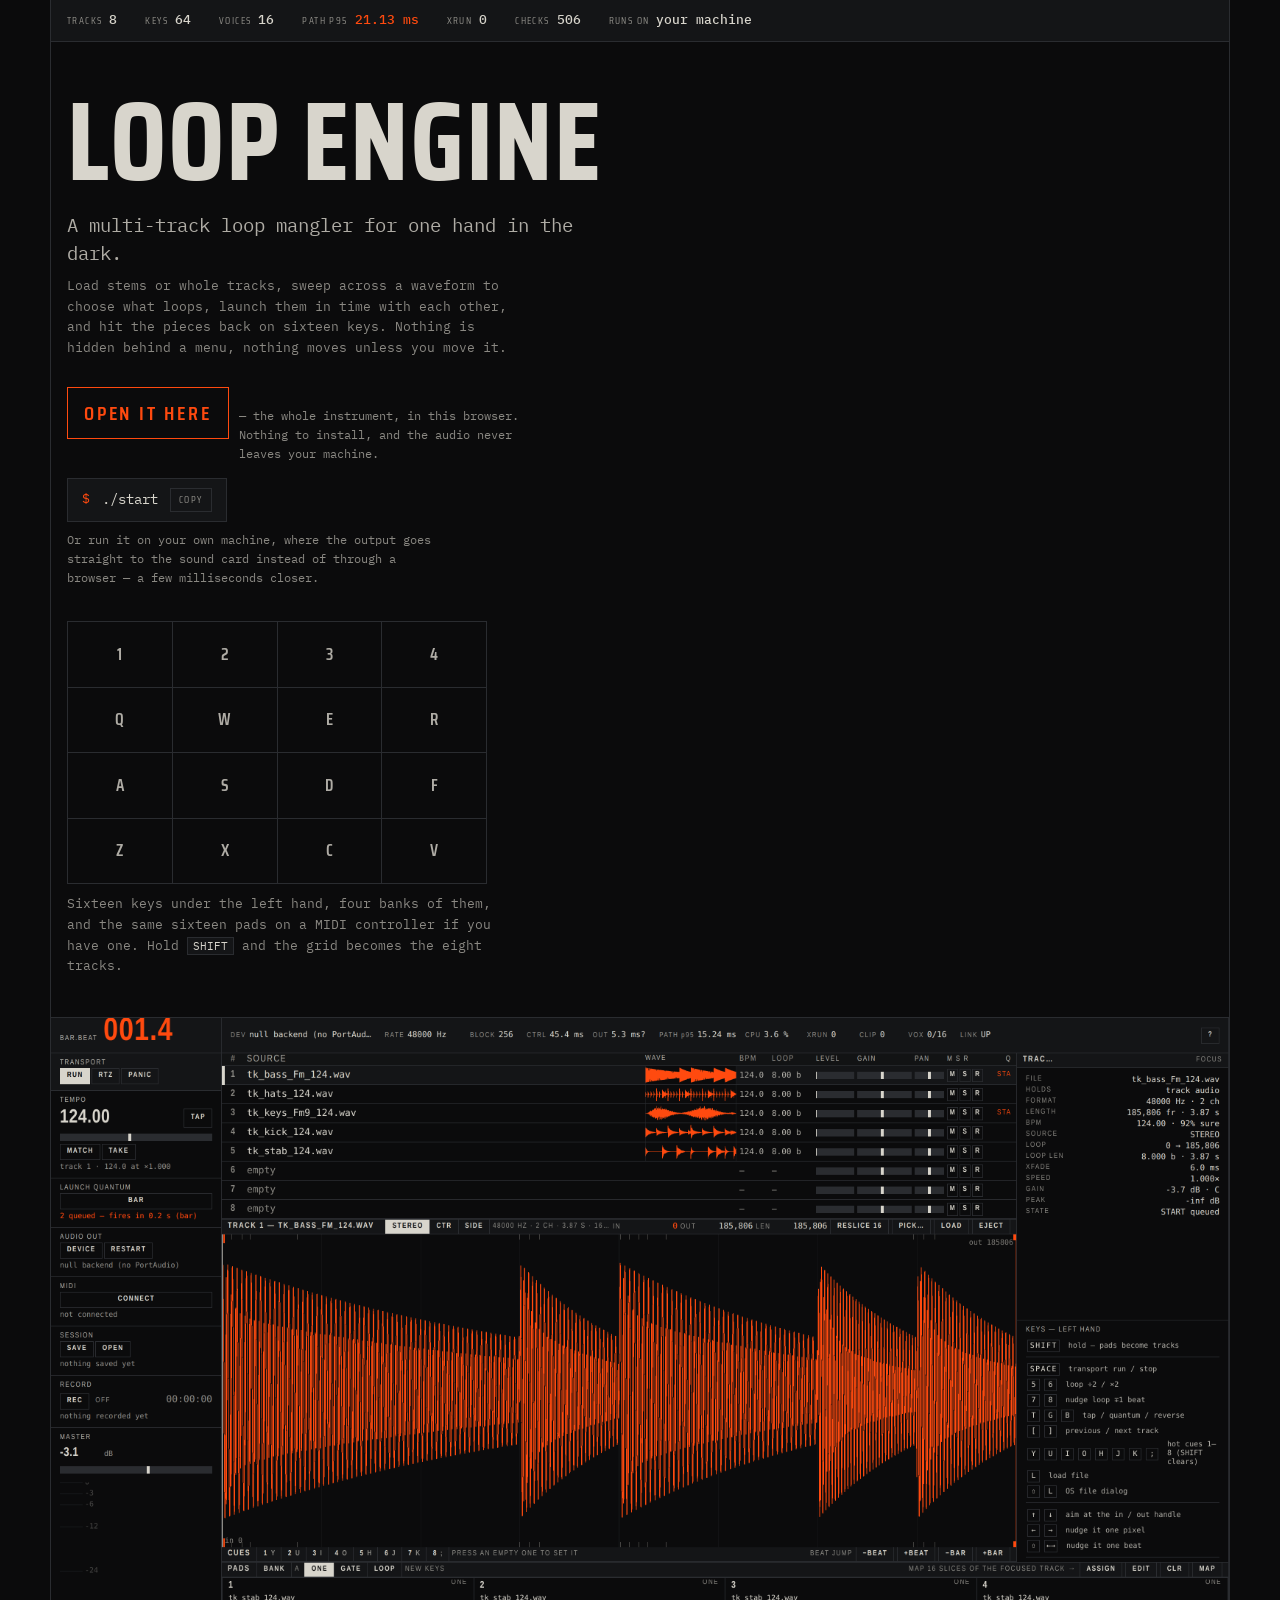
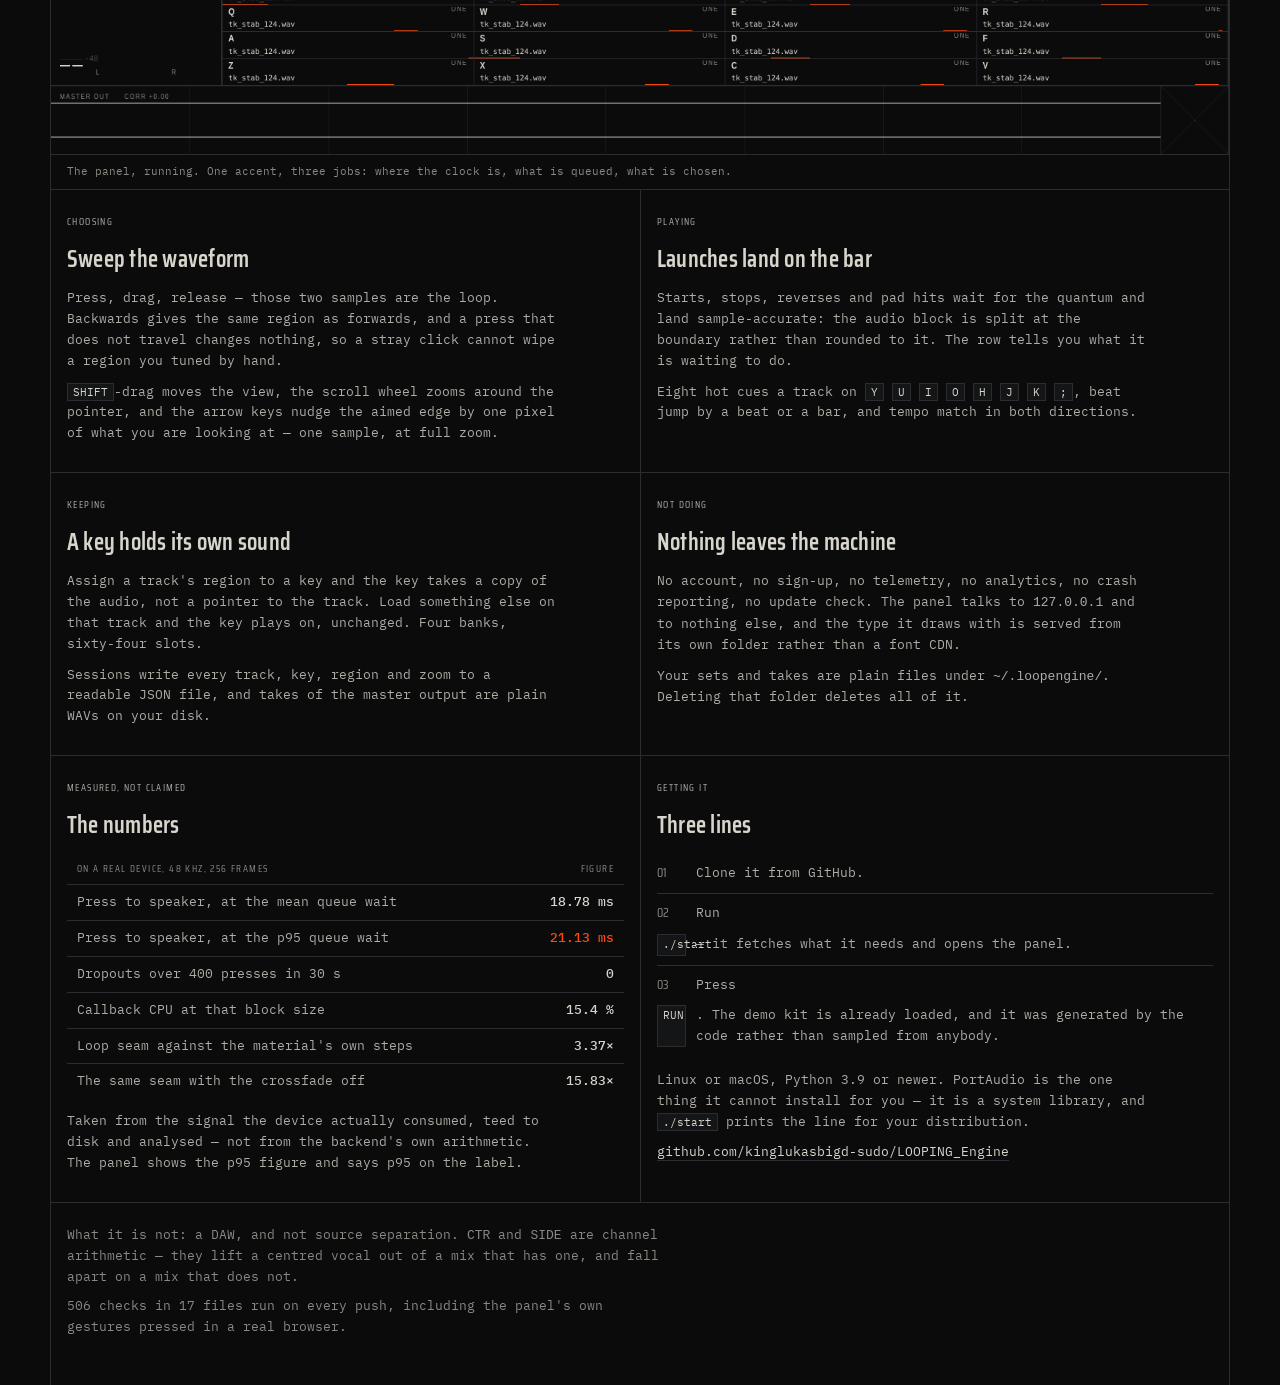
<file: site/index.html>
<!doctype html>
<html lang="en">
<head>
<meta charset="utf-8">
<meta name="viewport" content="width=device-width, initial-scale=1">
<meta name="description" content="A multi-track loop mangler for one hand in the dark. Runs on your machine; nothing leaves it.">
<title>LOOP ENGINE</title>
<link rel="preconnect" href="https://fonts.gstatic.com" crossorigin>
<link rel="stylesheet" href="https://fonts.googleapis.com/css2?family=Saira+Condensed:wght@400;600;700&family=IBM+Plex+Mono:wght@400;500&display=swap">
<style>
  /* The panel's own silkscreen, as a page. One ground, one ink, one accent with
     three jobs, and a single continuous 1px rule grid: regions are bounded by
     shared hairlines, never by boxes with gaps between them. No shadow, no
     radius, nothing floating. Deliberately one theme — the instrument is dark. */
  :root {
    color-scheme: dark;
    --bg:     #0B0B0C;
    --n1:     #141517;
    --n2:     #2A2C30;
    --fg:     #D8D5CC;
    --accent: #FF4A0F;
    --text-1: rgba(216, 213, 204, 0.80);
    --text-2: rgba(216, 213, 204, 0.62);

    --display: "Saira Condensed", "Archivo Narrow", "Liberation Sans Narrow", sans-serif;
    --mono: "IBM Plex Mono", "DejaVu Sans Mono", Menlo, Consolas, monospace;
    --hair: 1px;
    --rule: var(--hair) solid var(--n2);
    --legend: 0.14em;
  }

  /* The one link on the page that does something, so it is the one thing
     drawn in the accent rather than in the ink. Same hairline box as the
     command below it: a region bounded by a rule, never a floating button. */
  .open-line { margin: 0 0 14px; display: flex; flex-wrap: wrap;
               align-items: baseline; gap: 10px; }
  .open {
    display: inline-block; padding: 9px 16px;
    border: var(--rule); border-color: var(--accent);
    color: var(--accent); text-decoration: none;
    font-family: var(--display); font-size: 20px; font-weight: 600;
    letter-spacing: var(--legend); text-transform: uppercase;
  }
  .open:hover, .open:focus-visible { background: var(--accent); color: var(--bg); }
  .open-note { color: var(--text-2); font-size: 12px; max-width: 42ch; }
  .cmd-note { color: var(--text-2); font-size: 12px; margin: 8px 0 0; max-width: 52ch; }

  * { box-sizing: border-box; }
  html { background: var(--bg); }

  body {
    margin: 0;
    background: var(--bg);
    color: var(--fg);
    font-family: var(--mono);
    font-size: 13px;
    line-height: 1.6;
    -webkit-font-smoothing: antialiased;
  }

  .wrap { max-width: 1180px; margin: 0 auto; border-inline: var(--rule); }

  /* ── the header rail, the way the panel's own reads ─────────────── */
  .rail {
    display: flex; flex-wrap: wrap; align-items: baseline;
    gap: 0 28px; padding: 10px 16px; border-bottom: var(--rule);
    background: var(--n1);
  }
  .stat { display: flex; align-items: baseline; gap: 7px; white-space: nowrap; }
  .stat i {
    font-style: normal; font-family: var(--display); font-size: 10px;
    letter-spacing: var(--legend); text-transform: uppercase; color: var(--text-2);
  }
  .stat b { font-weight: 500; font-variant-numeric: tabular-nums; }
  .stat.live b { color: var(--accent); }        /* ACCENT 1 — what is live */

  /* ── hero ────────────────────────────────────────────────────────── */
  .hero { padding: 48px 16px 40px; border-bottom: var(--rule); }
  h1 {
    font-family: var(--display); font-weight: 700;
    font-size: clamp(52px, 11vw, 112px); line-height: 0.92;
    letter-spacing: 0.01em; margin: 0 0 18px; text-wrap: balance;
  }
  .lede {
    font-size: clamp(15px, 2.2vw, 19px); line-height: 1.5;
    max-width: 30em; color: var(--text-1); margin: 0 0 8px;
  }
  .sub { max-width: 34em; color: var(--text-2); margin: 0 0 28px; }

  .cmd {
    display: inline-flex; align-items: center; gap: 12px;
    border: var(--rule); padding: 9px 14px; background: var(--n1);
  }
  .cmd .p { color: var(--accent); }
  .cmd code { font-family: var(--mono); font-size: 14px; }
  .cmd button {
    font: inherit; font-size: 10px; font-family: var(--display);
    letter-spacing: var(--legend); text-transform: uppercase;
    background: transparent; color: var(--text-2);
    border: var(--rule); padding: 3px 8px; cursor: pointer;
  }
  .cmd button:hover, .cmd button:focus-visible { color: var(--fg); border-color: var(--fg); }

  /* ── the pad grid, the thing the left hand lives on ──────────────── */
  .caps {
    display: grid; grid-template-columns: repeat(4, minmax(0, 1fr));
    border-top: var(--rule); border-left: var(--rule);
    max-width: 420px; margin: 34px 0 0;
  }
  .cap {
    border-right: var(--rule); border-bottom: var(--rule);
    aspect-ratio: 1.6 / 1; display: flex; align-items: center; justify-content: center;
    font-family: var(--display); font-weight: 600; font-size: 17px;
    color: var(--text-1); background: var(--bg);
    transition: background 120ms cubic-bezier(.22,.61,.36,1), color 120ms cubic-bezier(.22,.61,.36,1);
  }
  .cap:hover { background: var(--fg); color: var(--bg); }
  .caps-note { color: var(--text-2); margin: 10px 0 0; max-width: 34em; }

  /* ── the shot ────────────────────────────────────────────────────── */
  figure { margin: 0; border-bottom: var(--rule); }
  figure img { display: block; width: 100%; height: auto; }
  figcaption {
    padding: 8px 16px; border-top: var(--rule);
    font-size: 11px; color: var(--text-2);
  }

  /* ── cells: regions sharing hairlines, never cards ───────────────── */
  .grid { display: grid; grid-template-columns: repeat(2, minmax(0, 1fr)); }
  .cell { padding: 24px 16px 28px; border-bottom: var(--rule); }
  .grid .cell + .cell { border-left: var(--rule); }
  .grid .cell:nth-child(2n + 1) { border-left: 0; }
  .legend {
    font-family: var(--display); font-size: 10px; letter-spacing: var(--legend);
    text-transform: uppercase; color: var(--text-2); margin: 0 0 12px;
  }
  h2 {
    font-family: var(--display); font-weight: 600; font-size: 24px;
    margin: 0 0 10px; letter-spacing: 0.01em; text-wrap: balance;
  }
  .cell p { margin: 0 0 10px; color: var(--text-1); max-width: 38em; }
  .cell p:last-child { margin-bottom: 0; }
  kbd {
    font-family: var(--mono); font-size: 11px; border: var(--rule);
    padding: 1px 5px; color: var(--fg); background: var(--n1);
  }

  /* ── the numbers ─────────────────────────────────────────────────── */
  .nums { width: 100%; border-collapse: collapse; font-variant-numeric: tabular-nums; }
  .nums th, .nums td { text-align: left; padding: 7px 10px; border-bottom: var(--rule); }
  .nums th {
    font-family: var(--display); font-weight: 400; font-size: 10px;
    letter-spacing: var(--legend); text-transform: uppercase; color: var(--text-2);
  }
  .nums td:last-child, .nums th:last-child { text-align: right; }
  .nums tr:last-child td { border-bottom: 0; }
  .nums .k { color: var(--text-1); }
  .nums .v { color: var(--fg); font-weight: 500; }
  .nums .v em { font-style: normal; color: var(--accent); }   /* ACCENT 2 — the figure that matters */
  .scroller { overflow-x: auto; }

  .steps { margin: 0; padding: 0; list-style: none; counter-reset: s; }
  .steps li {
    display: grid; grid-template-columns: 2.2em 1fr; gap: 10px;
    padding: 9px 0; border-bottom: var(--rule); color: var(--text-1);
  }
  .steps li:last-child { border-bottom: 0; }
  .steps li::before {
    counter-increment: s; content: counter(s, decimal-leading-zero);
    font-family: var(--display); color: var(--text-2);
    font-variant-numeric: tabular-nums;
  }

  .foot { padding: 22px 16px 40px; color: var(--text-2); }
  .foot a, .cell a { color: var(--fg); text-decoration: none; border-bottom: 1px solid var(--n2); }
  .foot a:hover, .cell a:hover { border-bottom-color: var(--accent); }
  .foot p { margin: 0 0 8px; max-width: 46em; }

  @media (max-width: 760px) {
    .grid { grid-template-columns: minmax(0, 1fr); }
    .grid .cell + .cell { border-left: 0; }
    .rail { gap: 0 18px; }
  }
  @media (prefers-reduced-motion: reduce) {
    .cap { transition: none; }
  }
  :focus-visible { outline: 2px solid var(--accent); outline-offset: 2px; }
</style>
</head>
<body>

<div class="wrap">

  <div class="rail">
    <span class="stat"><i>Tracks</i><b>8</b></span>
    <span class="stat"><i>Keys</i><b>64</b></span>
    <span class="stat"><i>Voices</i><b>16</b></span>
    <span class="stat live"><i>Path p95</i><b>21.13 ms</b></span>
    <span class="stat"><i>Xrun</i><b>0</b></span>
    <span class="stat"><i>Checks</i><b>506</b></span>
    <span class="stat"><i>Runs on</i><b>your machine</b></span>
  </div>

  <section class="hero">
    <h1>LOOP ENGINE</h1>
    <p class="lede">A multi-track loop mangler for one hand in the dark.</p>
    <p class="sub">
      Load stems or whole tracks, sweep across a waveform to choose what loops,
      launch them in time with each other, and hit the pieces back on sixteen
      keys. Nothing is hidden behind a menu, nothing moves unless you move it.
    </p>

    <p class="open-line">
      <a class="open" href="app/">Open it here</a>
      <span class="open-note">— the whole instrument, in this browser. Nothing to
      install, and the audio never leaves your machine.</span>
    </p>

    <div class="cmd">
      <span class="p">$</span>
      <code id="cmd">./start</code>
      <button type="button" id="copy" aria-label="Copy the command">Copy</button>
    </div>
    <p class="cmd-note">
      Or run it on your own machine, where the output goes straight to the sound
      card instead of through a browser — a few milliseconds closer.
    </p>

    <div class="caps" aria-hidden="true">
      <div class="cap">1</div><div class="cap">2</div><div class="cap">3</div><div class="cap">4</div>
      <div class="cap">Q</div><div class="cap">W</div><div class="cap">E</div><div class="cap">R</div>
      <div class="cap">A</div><div class="cap">S</div><div class="cap">D</div><div class="cap">F</div>
      <div class="cap">Z</div><div class="cap">X</div><div class="cap">C</div><div class="cap">V</div>
    </div>
    <p class="caps-note">
      Sixteen keys under the left hand, four banks of them, and the same sixteen
      pads on a MIDI controller if you have one. Hold <kbd>SHIFT</kbd> and the
      grid becomes the eight tracks.
    </p>
  </section>

  <figure>
    <img src="panel.png" width="3200" height="2000"
         alt="The LOOP ENGINE panel: eight track rows with waveforms, a large
              waveform editor with an orange loop region, sixteen key cells, and
              a left rail holding transport, tempo, audio output, MIDI, session,
              record and master level.">
    <figcaption>The panel, running. One accent, three jobs: where the clock is, what is queued, what is chosen.</figcaption>
  </figure>

  <div class="grid">

    <section class="cell">
      <p class="legend">Choosing</p>
      <h2>Sweep the waveform</h2>
      <p>
        Press, drag, release — those two samples are the loop. Backwards gives
        the same region as forwards, and a press that does not travel changes
        nothing, so a stray click cannot wipe a region you tuned by hand.
      </p>
      <p>
        <kbd>SHIFT</kbd>-drag moves the view, the scroll wheel zooms around the
        pointer, and the arrow keys nudge the aimed edge by one pixel of what
        you are looking at — one sample, at full zoom.
      </p>
    </section>

    <section class="cell">
      <p class="legend">Playing</p>
      <h2>Launches land on the bar</h2>
      <p>
        Starts, stops, reverses and pad hits wait for the quantum and land
        sample-accurate: the audio block is split at the boundary rather than
        rounded to it. The row tells you what it is waiting to do.
      </p>
      <p>
        Eight hot cues a track on <kbd>Y</kbd> <kbd>U</kbd> <kbd>I</kbd>
        <kbd>O</kbd> <kbd>H</kbd> <kbd>J</kbd> <kbd>K</kbd> <kbd>;</kbd>, beat
        jump by a beat or a bar, and tempo match in both directions.
      </p>
    </section>

    <section class="cell">
      <p class="legend">Keeping</p>
      <h2>A key holds its own sound</h2>
      <p>
        Assign a track's region to a key and the key takes a copy of the audio,
        not a pointer to the track. Load something else on that track and the
        key plays on, unchanged. Four banks, sixty-four slots.
      </p>
      <p>
        Sessions write every track, key, region and zoom to a readable JSON
        file, and takes of the master output are plain WAVs on your disk.
      </p>
    </section>

    <section class="cell">
      <p class="legend">Not doing</p>
      <h2>Nothing leaves the machine</h2>
      <p>
        No account, no sign-up, no telemetry, no analytics, no crash reporting,
        no update check. The panel talks to <code>127.0.0.1</code> and to
        nothing else, and the type it draws with is served from its own folder
        rather than a font CDN.
      </p>
      <p>
        Your sets and takes are plain files under <code>~/.loopengine/</code>.
        Deleting that folder deletes all of it.
      </p>
    </section>

    <section class="cell">
      <p class="legend">Measured, not claimed</p>
      <h2>The numbers</h2>
      <div class="scroller">
        <table class="nums">
          <thead>
            <tr><th scope="col">On a real device, 48 kHz, 256 frames</th><th scope="col">Figure</th></tr>
          </thead>
          <tbody>
            <tr><td class="k">Press to speaker, at the mean queue wait</td><td class="v">18.78 ms</td></tr>
            <tr><td class="k">Press to speaker, at the p95 queue wait</td><td class="v"><em>21.13 ms</em></td></tr>
            <tr><td class="k">Dropouts over 400 presses in 30 s</td><td class="v">0</td></tr>
            <tr><td class="k">Callback CPU at that block size</td><td class="v">15.4 %</td></tr>
            <tr><td class="k">Loop seam against the material's own steps</td><td class="v">3.37×</td></tr>
            <tr><td class="k">The same seam with the crossfade off</td><td class="v">15.83×</td></tr>
          </tbody>
        </table>
      </div>
      <p style="margin-top:12px">
        Taken from the signal the device actually consumed, teed to disk and
        analysed — not from the backend's own arithmetic. The panel shows the
        p95 figure and says p95 on the label.
      </p>
    </section>

    <section class="cell">
      <p class="legend">Getting it</p>
      <h2>Three lines</h2>
      <ol class="steps">
        <li>Clone it from GitHub.</li>
        <li>Run <kbd>./start</kbd> — it fetches what it needs and opens the panel.</li>
        <li>Press <kbd>RUN</kbd>. The demo kit is already loaded, and it was
            generated by the code rather than sampled from anybody.</li>
      </ol>
      <p style="margin-top:14px">
        Linux or macOS, Python 3.9 or newer. PortAudio is the one thing it
        cannot install for you — it is a system library, and
        <kbd>./start</kbd> prints the line for your distribution.
      </p>
      <p>
        <a href="https://github.com/kinglukasbigd-sudo/LOOPING_Engine">
          github.com/kinglukasbigd-sudo/LOOPING_Engine</a>
      </p>
    </section>

  </div>

  <footer class="foot">
    <p>
      What it is not: a DAW, and not source separation. <code>CTR</code> and
      <code>SIDE</code> are channel arithmetic — they lift a centred vocal out
      of a mix that has one, and fall apart on a mix that does not.
    </p>
    <p>
      506 checks in 17 files run on every push, including the panel's own
      gestures pressed in a real browser.
    </p>
  </footer>

</div>

<script>
  (function () {
    var btn = document.getElementById('copy');
    var cmd = document.getElementById('cmd');
    if (!btn || !cmd) return;
    btn.addEventListener('click', function () {
      var text = cmd.textContent.trim();
      var done = function () {
        btn.textContent = 'Copied';
        setTimeout(function () { btn.textContent = 'Copy'; }, 1400);
      };
      var fallback = function () {
        var r = document.createRange();
        r.selectNodeContents(cmd);
        var s = window.getSelection();
        s.removeAllRanges();
        s.addRange(r);
        btn.textContent = 'Press ⌘C';
        setTimeout(function () { btn.textContent = 'Copy'; }, 2000);
      };
      try {
        if (navigator.clipboard && navigator.clipboard.writeText) {
          navigator.clipboard.writeText(text).then(done, fallback);
        } else {
          fallback();
        }
      } catch (e) { fallback(); }
    });
  })();
</script>
</body>
</html>
</file>
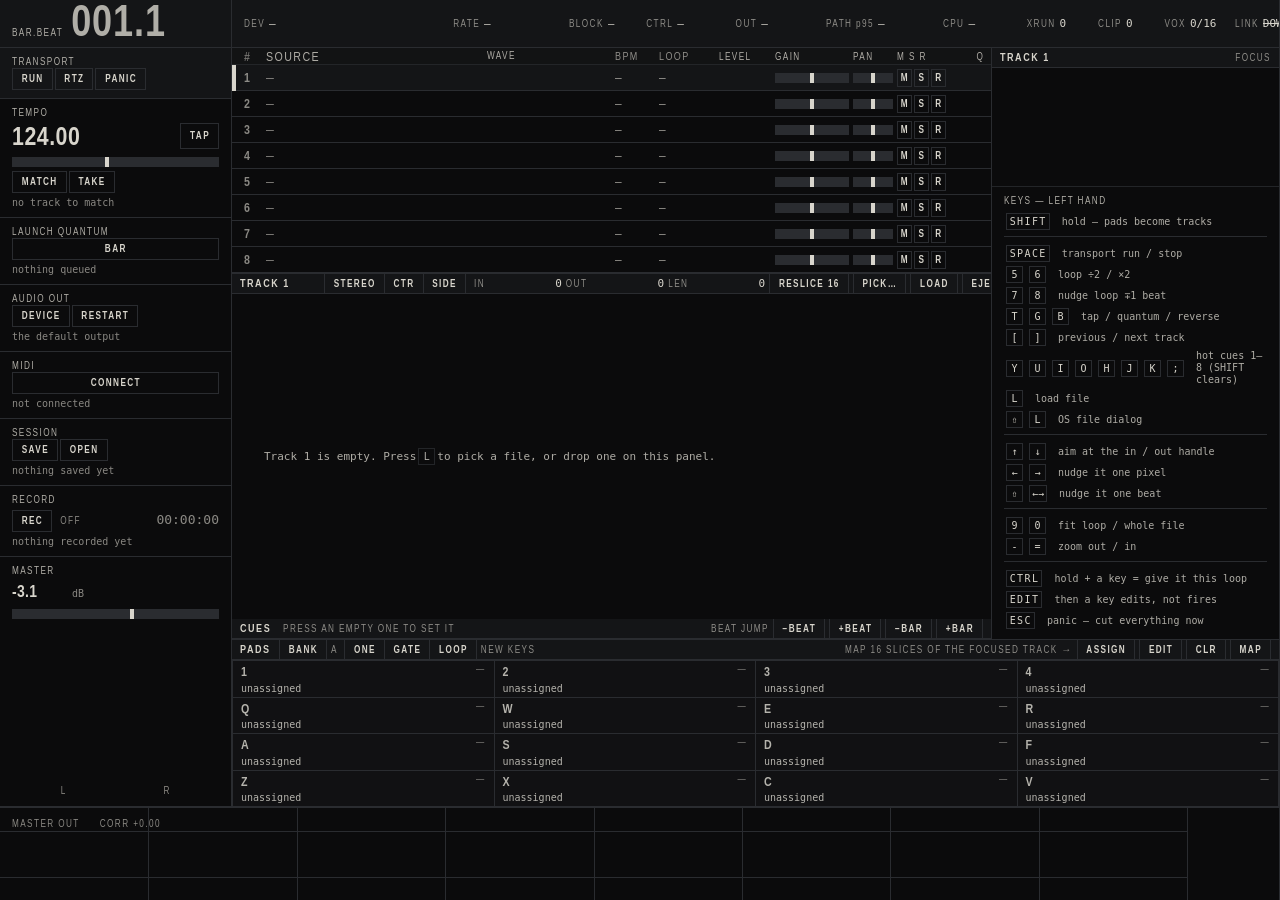
<file: loopengine/ui/index.html>
<!doctype html>
<html lang="en">
<head>
<meta charset="utf-8">
<meta name="viewport" content="width=device-width,initial-scale=1">
<title>LOOP ENGINE</title>
<link rel="stylesheet" href="tokens.css">
<link rel="stylesheet" href="app.css">
</head>
<body data-token="{{TOKEN}}">

<div id="app">

  <!-- ── HEAD ─────────────────────────────────────────────────────────── -->
  <header id="head">
    <div class="head-pos">
      <span class="legend" data-help="pos">BAR.BEAT</span>
      <span id="pos" class="pos">001.1</span>
    </div>
    <div class="head-stats">
      <span class="stat"><i>DEV</i><b id="h-device">—</b></span>
      <span class="stat"><i>RATE</i><b id="h-rate">—</b></span>
      <span class="stat"><i>BLOCK</i><b id="h-block">—</b></span>
      <span class="stat"><i>CTRL</i><b id="h-ctrl">—</b></span>
      <span class="stat"><i>OUT</i><b id="h-lat">—</b></span>
      <span class="stat"><i>PATH p95</i><b id="h-path">—</b></span>
      <span class="stat"><i>CPU</i><b id="h-cpu">—</b></span>
      <span class="stat"><i>XRUN</i><b id="h-xrun">0</b></span>
      <span class="stat"><i>CLIP</i><b id="h-clip">0</b></span>
      <span class="stat"><i>VOX</i><b id="h-vox">0/16</b></span>
      <span class="stat" id="h-link"><i>LINK</i><b id="h-conn">—</b></span>
      <button class="btn" id="help-btn" data-act="help" aria-label="Help">?</button>
    </div>
  </header>

  <!-- ── RAIL ─────────────────────────────────────────────────────────── -->
  <section id="rail">
    <div class="rail-block pos-block">
      <div class="legend" data-help="transport">TRANSPORT</div>
      <div class="btn-row">
        <button class="btn" data-act="run">RUN</button>
        <button class="btn" data-act="rtz">RTZ</button>
        <button class="btn" data-act="panic">PANIC</button>
      </div>
    </div>

    <div class="rail-block">
      <div class="legend" data-help="tempo">TEMPO</div>
      <div class="val-row">
        <div id="bpm" class="big">124.00</div>
        <button class="btn tall" data-act="tap">TAP</button>
      </div>
      <input id="bpm-slider" class="slider" type="range" min="60" max="200" step="0.25" value="124"
             aria-label="Tempo, beats a minute">
      <div class="btn-row">
        <button class="btn" data-act="match" data-help="match">MATCH</button>
        <button class="btn" data-act="takebpm" data-help="match">TAKE</button>
      </div>
      <div id="tempo-line" class="pending-line">no track to match</div>
    </div>

    <div class="rail-block">
      <div class="legend" data-help="quantum">LAUNCH QUANTUM</div>
      <button id="quantum" class="btn wide" data-act="quantum">BAR</button>
      <div id="pending" class="pending-line">nothing queued</div>
    </div>

    <div class="rail-block">
      <div class="legend" data-help="audio">AUDIO OUT</div>
      <div class="btn-row">
        <button class="btn" data-act="device">DEVICE</button>
        <button class="btn" data-act="reopen">RESTART</button>
      </div>
      <div id="dev-line" class="pending-line">the default output</div>
    </div>

    <div class="rail-block">
      <div class="legend" data-help="midi">MIDI</div>
      <button id="midi-btn" class="btn wide" data-act="midi">CONNECT</button>
      <div id="midi-line" class="pending-line">not connected</div>
    </div>

    <div class="rail-block">
      <div class="legend" data-help="session">SESSION</div>
      <div class="btn-row">
        <button class="btn" data-act="save">SAVE</button>
        <button class="btn" data-act="open">OPEN</button>
      </div>
      <div id="session-line" class="pending-line">nothing saved yet</div>
    </div>

    <div class="rail-block">
      <div class="legend" data-help="record">RECORD</div>
      <div class="rec-row">
        <button class="btn" id="rec-btn" data-act="rec">REC</button>
        <span id="rec-state" class="rec-state">OFF</span>
        <span id="rec-time" class="rec-time">00:00:00</span>
      </div>
      <div id="rec-line" class="pending-line">nothing recorded yet</div>
    </div>

    <div class="rail-block grow">
      <div class="legend" data-help="master">MASTER</div>
      <div class="val-row">
        <div id="master-db" class="big">-3.1</div><span class="unit">dB</span>
      </div>
      <input id="master" class="slider" type="range" min="0" max="1.2" step="0.005" value="0.7"
             aria-label="Master output level">
      <div class="master-meters">
        <canvas id="mmeter" width="44" height="150" role="img"
                aria-label="Master output level, left and right"></canvas>
        <div class="mm-legend"><span>L</span><span>R</span></div>
      </div>
    </div>
  </section>

  <!-- ── TRACKS ───────────────────────────────────────────────────────── -->
  <section id="tracks">
    <div class="strip head-strip">
      <span class="c-n" data-help="num">#</span>
      <span class="c-name" data-help="source">SOURCE</span>
      <span class="c-wave" data-help="wave">WAVE</span>
      <span class="c-bpm" data-help="bpm">BPM</span>
      <span class="c-len" data-help="loop">LOOP</span>
      <span class="c-meter" data-help="level">LEVEL</span>
      <span class="c-gain" data-help="gain">GAIN</span>
      <span class="c-pan" data-help="pan">PAN</span>
      <span class="c-btns" data-help="msr">M S R</span>
      <span class="c-q" data-help="q">Q</span>
    </div>
    <div id="strips"></div>
  </section>

  <!-- ── WAVEFORM ─────────────────────────────────────────────────────── -->
  <section id="wave">
    <div class="panel-bar">
      <span class="panel-title" id="w-title">TRACK 1</span>
      <span class="seg" id="w-modes">
        <button class="btn seg-btn" data-mode="STEREO">STEREO</button>
        <button class="btn seg-btn" data-mode="CTR">CTR</button>
        <button class="btn seg-btn" data-mode="SIDE">SIDE</button>
      </span>
      <span class="legend inline" id="w-info">no file</span>
      <span class="rgn"><i>IN</i><b id="w-in">0</b></span>
      <span class="rgn"><i>OUT</i><b id="w-out">0</b></span>
      <span class="rgn"><i>LEN</i><b id="w-len">0</b></span>
      <button class="btn" data-act="reslice">RESLICE 16</button>
      <button class="btn" data-act="pick">PICK…</button>
      <button class="btn" data-act="browse">LOAD</button>
      <button class="btn" data-act="unload">EJECT</button>
    </div>
    <div class="canvas-wrap">
      <canvas id="wcanvas"></canvas>
      <div id="w-empty" class="empty">Track 1 is empty. Press <kbd>L</kbd> to pick a file, or drop one on this panel.</div>
    </div>
    <div class="panel-bar">
      <span class="panel-title" data-help="cues">CUES</span>
      <span class="seg" id="cuerow"></span>
      <span class="legend inline" id="cue-note">press an empty one to set it</span>
      <span class="spacer"></span>
      <span class="legend inline" data-help="jump">BEAT JUMP</span>
      <button class="btn" data-act="jbeatb">&minus;BEAT</button>
      <button class="btn" data-act="jbeatf">+BEAT</button>
      <button class="btn" data-act="jbarb">&minus;BAR</button>
      <button class="btn" data-act="jbarf">+BAR</button>
    </div>
  </section>

  <!-- ── PADS  (breaks the column grid: runs under the inspector) ─────── -->
  <section id="pads">
    <div class="panel-bar">
      <span class="panel-title" data-help="pads">PADS</span>
      <button class="btn" data-act="bank" data-help="bank">BANK</button>
      <span class="legend inline" id="bank-now">A</span>
      <span class="seg" id="pad-modes">
        <button class="btn seg-btn" data-pmode="ONE">ONE</button>
        <button class="btn seg-btn" data-pmode="GATE">GATE</button>
        <button class="btn seg-btn" data-pmode="LOOP">LOOP</button>
      </span>
      <span class="legend inline" id="pmode-for" data-help="pmode">NEW KEYS</span>
      <span class="spacer"></span>
      <span class="legend inline">map 16 slices of the focused track →</span>
      <button class="btn" data-act="assign">ASSIGN</button>
      <button class="btn" data-act="editkeys">EDIT</button>
      <button class="btn" data-act="clearkey">CLR</button>
      <button class="btn" data-act="mappads">MAP</button>
    </div>
    <div id="padgrid" class="padgrid"></div>

    <div id="helpsheet" class="helpsheet" aria-hidden="true"></div>

    <div id="browser" class="browser" aria-hidden="true">
      <div class="panel-bar">
        <span class="panel-title" id="b-title">LOAD → TRACK <b id="b-target">1</b></span>
        <span class="legend" id="b-dir">/</span>
        <span class="spacer"></span>
        <button class="btn" data-act="b-up">UP</button>
        <button class="btn" data-act="b-close">CLOSE</button>
      </div>
      <div id="b-list" class="b-list"></div>
    </div>
  </section>

  <!-- ── INSPECTOR (its column stops here — pads run under it) ────────── -->
  <aside id="insp">
    <div class="panel-bar">
      <span class="panel-title" id="i-title">TRACK 1</span>
      <span class="spacer"></span>
      <span class="legend inline">FOCUS</span>
    </div>
    <dl id="i-rows" class="rows"></dl>
    <div class="note-slot"><div id="i-error" class="err" hidden></div></div>
    <div class="legend keys-head">KEYS — LEFT HAND</div>
    <div class="keys">
      <div class="krow"><kbd class="w">SHIFT</kbd><span>hold — pads become tracks</span></div>
      <div class="krow sep"><kbd class="w">SPACE</kbd><span>transport run / stop</span></div>
      <div class="krow"><kbd>5</kbd><kbd>6</kbd><span>loop ÷2 / ×2</span></div>
      <div class="krow"><kbd>7</kbd><kbd>8</kbd><span>nudge loop ∓1 beat</span></div>
      <div class="krow"><kbd>T</kbd><kbd>G</kbd><kbd>B</kbd><span>tap / quantum / reverse</span></div>
      <div class="krow"><kbd>[</kbd><kbd>]</kbd><span>previous / next track</span></div>
      <div class="krow"><kbd>Y</kbd><kbd>U</kbd><kbd>I</kbd><kbd>O</kbd><kbd>H</kbd><kbd>J</kbd><kbd>K</kbd><kbd>;</kbd><span>hot cues 1–8 (SHIFT clears)</span></div>
      <div class="krow"><kbd>L</kbd><span>load file</span></div>
      <div class="krow"><kbd>⇧</kbd><kbd>L</kbd><span>OS file dialog</span></div>
      <div class="krow sep"><kbd>↑</kbd><kbd>↓</kbd><span>aim at the in / out handle</span></div>
      <div class="krow"><kbd>←</kbd><kbd>→</kbd><span>nudge it one pixel</span></div>
      <div class="krow"><kbd>⇧</kbd><kbd>←→</kbd><span>nudge it one beat</span></div>
      <div class="krow sep"><kbd>9</kbd><kbd>0</kbd><span>fit loop / whole file</span></div>
      <div class="krow"><kbd>-</kbd><kbd>=</kbd><span>zoom out / in</span></div>
      <div class="krow sep"><kbd class="w">CTRL</kbd><span>hold + a key = give it this loop</span></div>
      <div class="krow"><kbd class="w">EDIT</kbd><span>then a key edits, not fires</span></div>
      <div class="krow"><kbd class="w">ESC</kbd><span>panic — cut everything now</span></div>
    </div>
  </aside>

  <!-- ── SCOPE (full bleed) ───────────────────────────────────────────── -->
  <section id="scope">
    <canvas id="scanvas"></canvas>
    <canvas id="gonio" width="92" height="92"></canvas>
    <div class="scope-legend">
      <span>MASTER OUT</span><span id="s-corr">CORR +0.00</span>
    </div>
  </section>

</div>

<script src="view.js"></script>
<script src="app.js"></script>
</body>
</html>
</file>
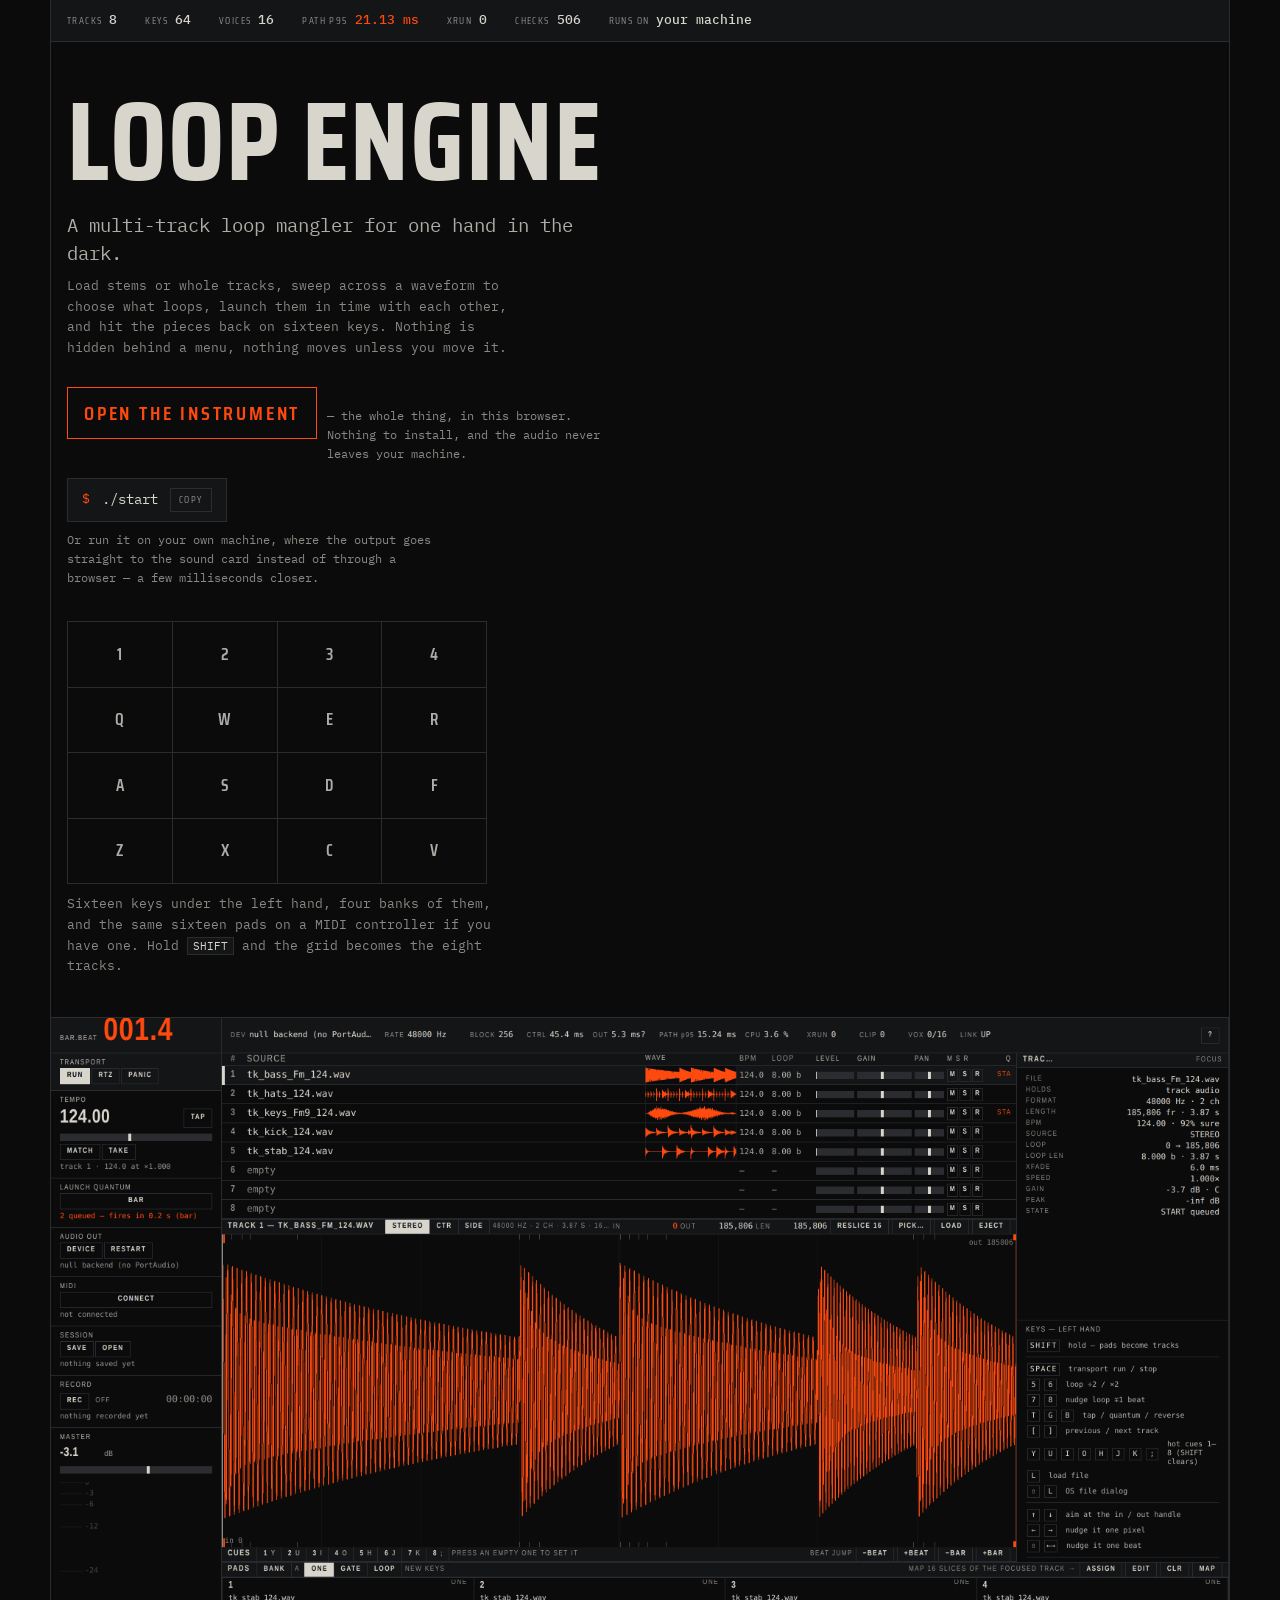
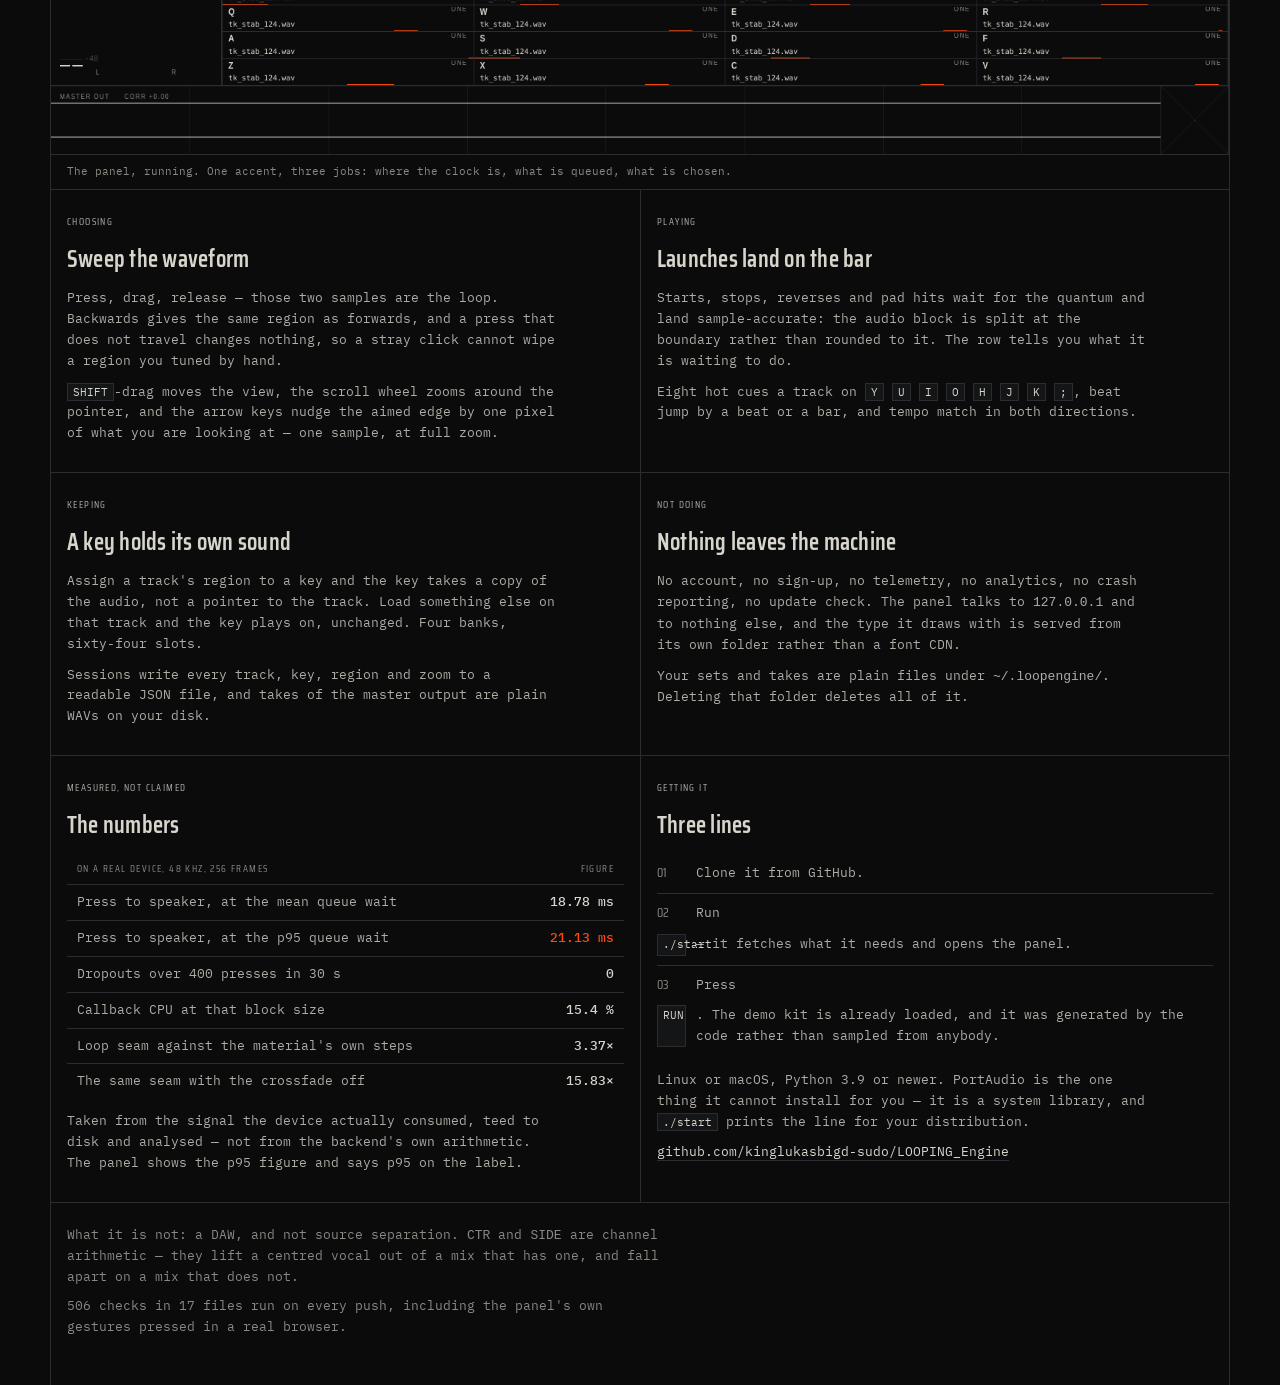
<file: web/artifact/index.html>
<!doctype html>
<html lang="en">
<head>
<meta charset="utf-8">
<meta name="viewport" content="width=device-width, initial-scale=1">
<meta name="description" content="A multi-track loop mangler for one hand in the dark. Runs on your machine; nothing leaves it.">
<title>LOOP ENGINE</title>
<link rel="preconnect" href="https://fonts.gstatic.com" crossorigin>
<link rel="stylesheet" href="https://fonts.googleapis.com/css2?family=Saira+Condensed:wght@400;600;700&family=IBM+Plex+Mono:wght@400;500&display=swap">
<style>
  /* The panel's own silkscreen, as a page. One ground, one ink, one accent with
     three jobs, and a single continuous 1px rule grid: regions are bounded by
     shared hairlines, never by boxes with gaps between them. No shadow, no
     radius, nothing floating. Deliberately one theme — the instrument is dark. */
  :root {
    color-scheme: dark;
    --bg:     #0B0B0C;
    --n1:     #141517;
    --n2:     #2A2C30;
    --fg:     #D8D5CC;
    --accent: #FF4A0F;
    --text-1: rgba(216, 213, 204, 0.80);
    --text-2: rgba(216, 213, 204, 0.62);

    --display: "Saira Condensed", "Archivo Narrow", "Liberation Sans Narrow", sans-serif;
    --mono: "IBM Plex Mono", "DejaVu Sans Mono", Menlo, Consolas, monospace;
    --hair: 1px;
    --rule: var(--hair) solid var(--n2);
    --legend: 0.14em;
  }

  /* The one link on the page that does something, so it is the one thing
     drawn in the accent rather than in the ink. Same hairline box as the
     command below it: a region bounded by a rule, never a floating button. */
  .open-line { margin: 0 0 14px; display: flex; flex-wrap: wrap;
               align-items: baseline; gap: 10px; }
  .open {
    display: inline-block; padding: 9px 16px;
    border: var(--rule); border-color: var(--accent);
    color: var(--accent); text-decoration: none;
    font-family: var(--display); font-size: 20px; font-weight: 600;
    letter-spacing: var(--legend); text-transform: uppercase;
  }
  .open:hover, .open:focus-visible { background: var(--accent); color: var(--bg); }
  .open-note { color: var(--text-2); font-size: 12px; max-width: 42ch; }
  .cmd-note { color: var(--text-2); font-size: 12px; margin: 8px 0 0; max-width: 52ch; }

  * { box-sizing: border-box; }
  html { background: var(--bg); }

  body {
    margin: 0;
    background: var(--bg);
    color: var(--fg);
    font-family: var(--mono);
    font-size: 13px;
    line-height: 1.6;
    -webkit-font-smoothing: antialiased;
  }

  .wrap { max-width: 1180px; margin: 0 auto; border-inline: var(--rule); }

  /* ── the header rail, the way the panel's own reads ─────────────── */
  .rail {
    display: flex; flex-wrap: wrap; align-items: baseline;
    gap: 0 28px; padding: 10px 16px; border-bottom: var(--rule);
    background: var(--n1);
  }
  .stat { display: flex; align-items: baseline; gap: 7px; white-space: nowrap; }
  .stat i {
    font-style: normal; font-family: var(--display); font-size: 10px;
    letter-spacing: var(--legend); text-transform: uppercase; color: var(--text-2);
  }
  .stat b { font-weight: 500; font-variant-numeric: tabular-nums; }
  .stat.live b { color: var(--accent); }        /* ACCENT 1 — what is live */

  /* ── hero ────────────────────────────────────────────────────────── */
  .hero { padding: 48px 16px 40px; border-bottom: var(--rule); }
  h1 {
    font-family: var(--display); font-weight: 700;
    font-size: clamp(52px, 11vw, 112px); line-height: 0.92;
    letter-spacing: 0.01em; margin: 0 0 18px; text-wrap: balance;
  }
  .lede {
    font-size: clamp(15px, 2.2vw, 19px); line-height: 1.5;
    max-width: 30em; color: var(--text-1); margin: 0 0 8px;
  }
  .sub { max-width: 34em; color: var(--text-2); margin: 0 0 28px; }

  .cmd {
    display: inline-flex; align-items: center; gap: 12px;
    border: var(--rule); padding: 9px 14px; background: var(--n1);
  }
  .cmd .p { color: var(--accent); }
  .cmd code { font-family: var(--mono); font-size: 14px; }
  .cmd button {
    font: inherit; font-size: 10px; font-family: var(--display);
    letter-spacing: var(--legend); text-transform: uppercase;
    background: transparent; color: var(--text-2);
    border: var(--rule); padding: 3px 8px; cursor: pointer;
  }
  .cmd button:hover, .cmd button:focus-visible { color: var(--fg); border-color: var(--fg); }

  /* ── the pad grid, the thing the left hand lives on ──────────────── */
  .caps {
    display: grid; grid-template-columns: repeat(4, minmax(0, 1fr));
    border-top: var(--rule); border-left: var(--rule);
    max-width: 420px; margin: 34px 0 0;
  }
  .cap {
    border-right: var(--rule); border-bottom: var(--rule);
    aspect-ratio: 1.6 / 1; display: flex; align-items: center; justify-content: center;
    font-family: var(--display); font-weight: 600; font-size: 17px;
    color: var(--text-1); background: var(--bg);
    transition: background 120ms cubic-bezier(.22,.61,.36,1), color 120ms cubic-bezier(.22,.61,.36,1);
  }
  .cap:hover { background: var(--fg); color: var(--bg); }
  .caps-note { color: var(--text-2); margin: 10px 0 0; max-width: 34em; }

  /* ── the shot ────────────────────────────────────────────────────── */
  figure { margin: 0; border-bottom: var(--rule); }
  figure img { display: block; width: 100%; height: auto; }
  figcaption {
    padding: 8px 16px; border-top: var(--rule);
    font-size: 11px; color: var(--text-2);
  }

  /* ── cells: regions sharing hairlines, never cards ───────────────── */
  .grid { display: grid; grid-template-columns: repeat(2, minmax(0, 1fr)); }
  .cell { padding: 24px 16px 28px; border-bottom: var(--rule); }
  .grid .cell + .cell { border-left: var(--rule); }
  .grid .cell:nth-child(2n + 1) { border-left: 0; }
  .legend {
    font-family: var(--display); font-size: 10px; letter-spacing: var(--legend);
    text-transform: uppercase; color: var(--text-2); margin: 0 0 12px;
  }
  h2 {
    font-family: var(--display); font-weight: 600; font-size: 24px;
    margin: 0 0 10px; letter-spacing: 0.01em; text-wrap: balance;
  }
  .cell p { margin: 0 0 10px; color: var(--text-1); max-width: 38em; }
  .cell p:last-child { margin-bottom: 0; }
  kbd {
    font-family: var(--mono); font-size: 11px; border: var(--rule);
    padding: 1px 5px; color: var(--fg); background: var(--n1);
  }

  /* ── the numbers ─────────────────────────────────────────────────── */
  .nums { width: 100%; border-collapse: collapse; font-variant-numeric: tabular-nums; }
  .nums th, .nums td { text-align: left; padding: 7px 10px; border-bottom: var(--rule); }
  .nums th {
    font-family: var(--display); font-weight: 400; font-size: 10px;
    letter-spacing: var(--legend); text-transform: uppercase; color: var(--text-2);
  }
  .nums td:last-child, .nums th:last-child { text-align: right; }
  .nums tr:last-child td { border-bottom: 0; }
  .nums .k { color: var(--text-1); }
  .nums .v { color: var(--fg); font-weight: 500; }
  .nums .v em { font-style: normal; color: var(--accent); }   /* ACCENT 2 — the figure that matters */
  .scroller { overflow-x: auto; }

  .steps { margin: 0; padding: 0; list-style: none; counter-reset: s; }
  .steps li {
    display: grid; grid-template-columns: 2.2em 1fr; gap: 10px;
    padding: 9px 0; border-bottom: var(--rule); color: var(--text-1);
  }
  .steps li:last-child { border-bottom: 0; }
  .steps li::before {
    counter-increment: s; content: counter(s, decimal-leading-zero);
    font-family: var(--display); color: var(--text-2);
    font-variant-numeric: tabular-nums;
  }

  .foot { padding: 22px 16px 40px; color: var(--text-2); }
  .foot a, .cell a { color: var(--fg); text-decoration: none; border-bottom: 1px solid var(--n2); }
  .foot a:hover, .cell a:hover { border-bottom-color: var(--accent); }
  .foot p { margin: 0 0 8px; max-width: 46em; }

  @media (max-width: 760px) {
    .grid { grid-template-columns: minmax(0, 1fr); }
    .grid .cell + .cell { border-left: 0; }
    .rail { gap: 0 18px; }
  }
  @media (prefers-reduced-motion: reduce) {
    .cap { transition: none; }
  }
  :focus-visible { outline: 2px solid var(--accent); outline-offset: 2px; }
</style>
</head>
<body>

<div class="wrap">

  <div class="rail">
    <span class="stat"><i>Tracks</i><b>8</b></span>
    <span class="stat"><i>Keys</i><b>64</b></span>
    <span class="stat"><i>Voices</i><b>16</b></span>
    <span class="stat live"><i>Path p95</i><b>21.13 ms</b></span>
    <span class="stat"><i>Xrun</i><b>0</b></span>
    <span class="stat"><i>Checks</i><b>506</b></span>
    <span class="stat"><i>Runs on</i><b>your machine</b></span>
  </div>

  <section class="hero">
    <h1>LOOP ENGINE</h1>
    <p class="lede">A multi-track loop mangler for one hand in the dark.</p>
    <p class="sub">
      Load stems or whole tracks, sweep across a waveform to choose what loops,
      launch them in time with each other, and hit the pieces back on sixteen
      keys. Nothing is hidden behind a menu, nothing moves unless you move it.
    </p>

    <p class="open-line">
      <a class="open" href="../">Open the instrument</a>
      <span class="open-note">— the whole thing, in this browser. Nothing to
      install, and the audio never leaves your machine.</span>
    </p>

    <div class="cmd">
      <span class="p">$</span>
      <code id="cmd">./start</code>
      <button type="button" id="copy" aria-label="Copy the command">Copy</button>
    </div>
    <p class="cmd-note">
      Or run it on your own machine, where the output goes straight to the sound
      card instead of through a browser — a few milliseconds closer.
    </p>

    <div class="caps" aria-hidden="true">
      <div class="cap">1</div><div class="cap">2</div><div class="cap">3</div><div class="cap">4</div>
      <div class="cap">Q</div><div class="cap">W</div><div class="cap">E</div><div class="cap">R</div>
      <div class="cap">A</div><div class="cap">S</div><div class="cap">D</div><div class="cap">F</div>
      <div class="cap">Z</div><div class="cap">X</div><div class="cap">C</div><div class="cap">V</div>
    </div>
    <p class="caps-note">
      Sixteen keys under the left hand, four banks of them, and the same sixteen
      pads on a MIDI controller if you have one. Hold <kbd>SHIFT</kbd> and the
      grid becomes the eight tracks.
    </p>
  </section>

  <figure>
    <img src="panel.png" width="3200" height="2000"
         alt="The LOOP ENGINE panel: eight track rows with waveforms, a large
              waveform editor with an orange loop region, sixteen key cells, and
              a left rail holding transport, tempo, audio output, MIDI, session,
              record and master level.">
    <figcaption>The panel, running. One accent, three jobs: where the clock is, what is queued, what is chosen.</figcaption>
  </figure>

  <div class="grid">

    <section class="cell">
      <p class="legend">Choosing</p>
      <h2>Sweep the waveform</h2>
      <p>
        Press, drag, release — those two samples are the loop. Backwards gives
        the same region as forwards, and a press that does not travel changes
        nothing, so a stray click cannot wipe a region you tuned by hand.
      </p>
      <p>
        <kbd>SHIFT</kbd>-drag moves the view, the scroll wheel zooms around the
        pointer, and the arrow keys nudge the aimed edge by one pixel of what
        you are looking at — one sample, at full zoom.
      </p>
    </section>

    <section class="cell">
      <p class="legend">Playing</p>
      <h2>Launches land on the bar</h2>
      <p>
        Starts, stops, reverses and pad hits wait for the quantum and land
        sample-accurate: the audio block is split at the boundary rather than
        rounded to it. The row tells you what it is waiting to do.
      </p>
      <p>
        Eight hot cues a track on <kbd>Y</kbd> <kbd>U</kbd> <kbd>I</kbd>
        <kbd>O</kbd> <kbd>H</kbd> <kbd>J</kbd> <kbd>K</kbd> <kbd>;</kbd>, beat
        jump by a beat or a bar, and tempo match in both directions.
      </p>
    </section>

    <section class="cell">
      <p class="legend">Keeping</p>
      <h2>A key holds its own sound</h2>
      <p>
        Assign a track's region to a key and the key takes a copy of the audio,
        not a pointer to the track. Load something else on that track and the
        key plays on, unchanged. Four banks, sixty-four slots.
      </p>
      <p>
        Sessions write every track, key, region and zoom to a readable JSON
        file, and takes of the master output are plain WAVs on your disk.
      </p>
    </section>

    <section class="cell">
      <p class="legend">Not doing</p>
      <h2>Nothing leaves the machine</h2>
      <p>
        No account, no sign-up, no telemetry, no analytics, no crash reporting,
        no update check. The panel talks to <code>127.0.0.1</code> and to
        nothing else, and the type it draws with is served from its own folder
        rather than a font CDN.
      </p>
      <p>
        Your sets and takes are plain files under <code>~/.loopengine/</code>.
        Deleting that folder deletes all of it.
      </p>
    </section>

    <section class="cell">
      <p class="legend">Measured, not claimed</p>
      <h2>The numbers</h2>
      <div class="scroller">
        <table class="nums">
          <thead>
            <tr><th scope="col">On a real device, 48 kHz, 256 frames</th><th scope="col">Figure</th></tr>
          </thead>
          <tbody>
            <tr><td class="k">Press to speaker, at the mean queue wait</td><td class="v">18.78 ms</td></tr>
            <tr><td class="k">Press to speaker, at the p95 queue wait</td><td class="v"><em>21.13 ms</em></td></tr>
            <tr><td class="k">Dropouts over 400 presses in 30 s</td><td class="v">0</td></tr>
            <tr><td class="k">Callback CPU at that block size</td><td class="v">15.4 %</td></tr>
            <tr><td class="k">Loop seam against the material's own steps</td><td class="v">3.37×</td></tr>
            <tr><td class="k">The same seam with the crossfade off</td><td class="v">15.83×</td></tr>
          </tbody>
        </table>
      </div>
      <p style="margin-top:12px">
        Taken from the signal the device actually consumed, teed to disk and
        analysed — not from the backend's own arithmetic. The panel shows the
        p95 figure and says p95 on the label.
      </p>
    </section>

    <section class="cell">
      <p class="legend">Getting it</p>
      <h2>Three lines</h2>
      <ol class="steps">
        <li>Clone it from GitHub.</li>
        <li>Run <kbd>./start</kbd> — it fetches what it needs and opens the panel.</li>
        <li>Press <kbd>RUN</kbd>. The demo kit is already loaded, and it was
            generated by the code rather than sampled from anybody.</li>
      </ol>
      <p style="margin-top:14px">
        Linux or macOS, Python 3.9 or newer. PortAudio is the one thing it
        cannot install for you — it is a system library, and
        <kbd>./start</kbd> prints the line for your distribution.
      </p>
      <p>
        <a href="https://github.com/kinglukasbigd-sudo/LOOPING_Engine">
          github.com/kinglukasbigd-sudo/LOOPING_Engine</a>
      </p>
    </section>

  </div>

  <footer class="foot">
    <p>
      What it is not: a DAW, and not source separation. <code>CTR</code> and
      <code>SIDE</code> are channel arithmetic — they lift a centred vocal out
      of a mix that has one, and fall apart on a mix that does not.
    </p>
    <p>
      506 checks in 17 files run on every push, including the panel's own
      gestures pressed in a real browser.
    </p>
  </footer>

</div>

<script>
  (function () {
    var btn = document.getElementById('copy');
    var cmd = document.getElementById('cmd');
    if (!btn || !cmd) return;
    btn.addEventListener('click', function () {
      var text = cmd.textContent.trim();
      var done = function () {
        btn.textContent = 'Copied';
        setTimeout(function () { btn.textContent = 'Copy'; }, 1400);
      };
      var fallback = function () {
        var r = document.createRange();
        r.selectNodeContents(cmd);
        var s = window.getSelection();
        s.removeAllRanges();
        s.addRange(r);
        btn.textContent = 'Press ⌘C';
        setTimeout(function () { btn.textContent = 'Copy'; }, 2000);
      };
      try {
        if (navigator.clipboard && navigator.clipboard.writeText) {
          navigator.clipboard.writeText(text).then(done, fallback);
        } else {
          fallback();
        }
      } catch (e) { fallback(); }
    });
  })();
</script>
</body>
</html>
</file>
<file: loopengine/ui/tokens.css>
/* ===========================================================================
   LOOP ENGINE — SILKSCREEN
   The design brief, as code. Nothing below this file may hardcode a value.
   ---------------------------------------------------------------------------
   HARD RULE: one continuous rule grid. Every region is bounded by shared 1px
   hairlines. No gutters between panels, no shadows, no floating elements,
   no modals. If two things are adjacent, they share a line.
   =========================================================================== */

/* --- THE TYPE ITSELF ---------------------------------------------------
   Served from this folder, not from a font CDN. A panel that fetches its
   type over the network hands whoever serves it the player's address every
   time the page opens, for two typefaces that weigh 220 kB. Both are under
   the SIL Open Font License 1.1; the licences travel with the files, in
   ui/fonts/, which is what that licence asks for.
   ------------------------------------------------------------------- */
@font-face {
  font-family: "Saira Condensed";
  font-style: normal;
  font-weight: 400;
  font-display: optional;
  src: url("fonts/saira-condensed-400-latin.woff2") format("woff2");
  unicode-range: U+0000-00FF, U+0131, U+0152-0153, U+02BB-02BC, U+02C6, U+02DA, U+02DC, U+0304, U+0308, U+0329, U+2000-206F, U+2074, U+20AC, U+2122, U+2191, U+2193, U+2212, U+2215, U+FEFF, U+FFFD;
}

@font-face {
  font-family: "Saira Condensed";
  font-style: normal;
  font-weight: 400;
  font-display: optional;
  src: url("fonts/saira-condensed-400-latin-ext.woff2") format("woff2");
  unicode-range: U+0100-02BA, U+02BD-02C5, U+02C7-02CC, U+02CE-02D7, U+02DD-02FF, U+0304, U+0308, U+0329, U+1D00-1DBF, U+1E00-1E9F, U+1EF2-1EFF, U+2020, U+20A0-20AB, U+20AD-20C0, U+2113, U+2C60-2C7F, U+A720-A7FF;
}

@font-face {
  font-family: "Saira Condensed";
  font-style: normal;
  font-weight: 600;
  font-display: optional;
  src: url("fonts/saira-condensed-600-latin.woff2") format("woff2");
  unicode-range: U+0000-00FF, U+0131, U+0152-0153, U+02BB-02BC, U+02C6, U+02DA, U+02DC, U+0304, U+0308, U+0329, U+2000-206F, U+2074, U+20AC, U+2122, U+2191, U+2193, U+2212, U+2215, U+FEFF, U+FFFD;
}

@font-face {
  font-family: "Saira Condensed";
  font-style: normal;
  font-weight: 600;
  font-display: optional;
  src: url("fonts/saira-condensed-600-latin-ext.woff2") format("woff2");
  unicode-range: U+0100-02BA, U+02BD-02C5, U+02C7-02CC, U+02CE-02D7, U+02DD-02FF, U+0304, U+0308, U+0329, U+1D00-1DBF, U+1E00-1E9F, U+1EF2-1EFF, U+2020, U+20A0-20AB, U+20AD-20C0, U+2113, U+2C60-2C7F, U+A720-A7FF;
}

@font-face {
  font-family: "Saira Condensed";
  font-style: normal;
  font-weight: 700;
  font-display: optional;
  src: url("fonts/saira-condensed-700-latin.woff2") format("woff2");
  unicode-range: U+0000-00FF, U+0131, U+0152-0153, U+02BB-02BC, U+02C6, U+02DA, U+02DC, U+0304, U+0308, U+0329, U+2000-206F, U+2074, U+20AC, U+2122, U+2191, U+2193, U+2212, U+2215, U+FEFF, U+FFFD;
}

@font-face {
  font-family: "Saira Condensed";
  font-style: normal;
  font-weight: 700;
  font-display: optional;
  src: url("fonts/saira-condensed-700-latin-ext.woff2") format("woff2");
  unicode-range: U+0100-02BA, U+02BD-02C5, U+02C7-02CC, U+02CE-02D7, U+02DD-02FF, U+0304, U+0308, U+0329, U+1D00-1DBF, U+1E00-1E9F, U+1EF2-1EFF, U+2020, U+20A0-20AB, U+20AD-20C0, U+2113, U+2C60-2C7F, U+A720-A7FF;
}

@font-face {
  font-family: "IBM Plex Mono";
  font-style: normal;
  font-weight: 400;
  font-display: optional;
  src: url("fonts/ibm-plex-mono-400-latin.woff2") format("woff2");
  unicode-range: U+0000-00FF, U+0131, U+0152-0153, U+02BB-02BC, U+02C6, U+02DA, U+02DC, U+0304, U+0308, U+0329, U+2000-206F, U+2074, U+20AC, U+2122, U+2191, U+2193, U+2212, U+2215, U+FEFF, U+FFFD;
}

@font-face {
  font-family: "IBM Plex Mono";
  font-style: normal;
  font-weight: 400;
  font-display: optional;
  src: url("fonts/ibm-plex-mono-400-latin-ext.woff2") format("woff2");
  unicode-range: U+0100-02BA, U+02BD-02C5, U+02C7-02CC, U+02CE-02D7, U+02DD-02FF, U+0304, U+0308, U+0329, U+1D00-1DBF, U+1E00-1E9F, U+1EF2-1EFF, U+2020, U+20A0-20AB, U+20AD-20C0, U+2113, U+2C60-2C7F, U+A720-A7FF;
}

@font-face {
  font-family: "IBM Plex Mono";
  font-style: normal;
  font-weight: 500;
  font-display: optional;
  src: url("fonts/ibm-plex-mono-500-latin.woff2") format("woff2");
  unicode-range: U+0000-00FF, U+0131, U+0152-0153, U+02BB-02BC, U+02C6, U+02DA, U+02DC, U+0304, U+0308, U+0329, U+2000-206F, U+2074, U+20AC, U+2122, U+2191, U+2193, U+2212, U+2215, U+FEFF, U+FFFD;
}

@font-face {
  font-family: "IBM Plex Mono";
  font-style: normal;
  font-weight: 500;
  font-display: optional;
  src: url("fonts/ibm-plex-mono-500-latin-ext.woff2") format("woff2");
  unicode-range: U+0100-02BA, U+02BD-02C5, U+02C7-02CC, U+02CE-02D7, U+02DD-02FF, U+0304, U+0308, U+0329, U+1D00-1DBF, U+1E00-1E9F, U+1EF2-1EFF, U+2020, U+20A0-20AB, U+20AD-20C0, U+2113, U+2C60-2C7F, U+A720-A7FF;
}

@font-face {
  font-family: "IBM Plex Mono";
  font-style: normal;
  font-weight: 600;
  font-display: optional;
  src: url("fonts/ibm-plex-mono-600-latin.woff2") format("woff2");
  unicode-range: U+0000-00FF, U+0131, U+0152-0153, U+02BB-02BC, U+02C6, U+02DA, U+02DC, U+0304, U+0308, U+0329, U+2000-206F, U+2074, U+20AC, U+2122, U+2191, U+2193, U+2212, U+2215, U+FEFF, U+FFFD;
}

@font-face {
  font-family: "IBM Plex Mono";
  font-style: normal;
  font-weight: 600;
  font-display: optional;
  src: url("fonts/ibm-plex-mono-600-latin-ext.woff2") format("woff2");
  unicode-range: U+0100-02BA, U+02BD-02C5, U+02C7-02CC, U+02CE-02D7, U+02DD-02FF, U+0304, U+0308, U+0329, U+1D00-1DBF, U+1E00-1E9F, U+1EF2-1EFF, U+2020, U+20A0-20AB, U+20AD-20C0, U+2113, U+2C60-2C7F, U+A720-A7FF;
}

:root {
  /* --- TYPE ------------------------------------------------------------- */
  --font-display: "Saira Condensed", "Archivo Narrow", "Oswald",
                  "DIN Alternate", "Liberation Sans Narrow", sans-serif;
  --font-text:    "IBM Plex Mono", "SFMono-Regular", Menlo,
                  "DejaVu Sans Mono", Consolas, monospace;

  /* 6 sizes. Nothing outside them. */
  --t1: 10px;  --lh1: 12px;   /* legends, key caps, units          */
  --t2: 11px;  --lh2: 15px;   /* body data, paths, lists           */
  --t3: 13px;  --lh3: 17px;   /* track names, primary values       */
  --t4: 17px;  --lh4: 20px;   /* panel titles                      */
  --t5: 26px;  --lh5: 26px;   /* BPM, master gain                  */
  --t6: 44px;  --lh6: 40px;   /* transport position — once/screen  */

  --tr-tight:  0.02em;        /* display is condensed; let it breathe a hair */
  --tr-legend: 0.14em;        /* silkscreen legends are letterspaced         */

  /* Letterspacing adds a trailing space after the last glyph. Centred caps
     therefore sit half of it left of true centre; right-aligned caps sit a
     full one short of the edge. These cancel it. */
  --optic-centre: calc(var(--tr-legend) / 2);
  --optic-right:  calc(var(--tr-legend) * -1);

  /* --- SPACE ------------------------------------------------------------ */
  --s1:  2px;
  --s2:  4px;
  --s3:  8px;
  --s4: 12px;
  --s5: 20px;
  --s6: 32px;

  /* --- COLOUR ----------------------------------------------------------- */
  --bg:     #0B0B0C;   /* ground                    */
  --n1:     #141517;   /* neutral 1 — panel ground  */
  --n2:     #2A2C30;   /* neutral 2 — hairline      */
  --fg:     #D8D5CC;   /* ink                       */
  /* ONE accent, THREE roles, and nothing else may borrow it:
       1  the playhead   — where the clock is now
       2  queued         — what is about to happen
       3  the region     — the part of a file that is chosen
     Written as "max 2 elements per screen" when the panel held two controls.
     A dense multi-track panel exceeded that the moment eight rows could each
     queue; the discipline that actually held is the role count. */
  --accent: #FF4A0F;   /* 3 ROLES, NO FOURTH */

  /* Dimming is opacity on the ink. Never a new hue.

     Two scales, because the eye and the contrast floor want different numbers.
     --dim1 and --dim2 are what the CANVAS draws with: the dimmed ends of a
     waveform, the slice marks, the beat grid. Marks, not words, and no floor
     applies to them.

     --text-dim1 and --text-dim2 are for TEXT, and both clear 4.5:1 on either
     ground: 8.3:1 and 5.4:1. They also keep the order the panel reads in, which
     the first pass at this got backwards — text on 0.30 went to 0.62, which put
     the dimmest words on the panel ABOVE the middle ones at 0.55. */
  --dim1: 0.55;
  --dim2: 0.30;
  --text-dim1: 0.80;
  --text-dim2: 0.62;

  /* --- GEOMETRY --------------------------------------------------------- */
  --r: 0px;
  --hair: 1px;
  --line: var(--hair) solid var(--n2);

  /* --- FIXED PANEL WIDTHS (the rule grid) ------------------------------- */
  --rail:   232px;
  --insp:   288px;
  --row-h:   26px;    /* one track strip — 8 fit above 700px tall */
  --head-h:  48px;    /* the bar counter reads at the largest size, up here */
  --scope-h: 92px;
  --meter-short: 124px;   /* the master ladder, on a screen held upright */
  --wave-h: 180px;
  --pads-h: 168px;

  /* Column templates. Structure, not spacing — declared once, here. */
  --strip-cols: 18px minmax(0, 1fr) 124px 40px 56px 52px 74px 40px 64px 18px;
  --wave-strip: 124px;   /* the per-row envelope */
  --meter-w:  4px;
  --fader-h: 10px;
  --pad-gap:  1px;    /* pads share hairlines, so the gap IS the rule */

  /* Reserved boxes. Every one of these holds a value that changes while the
     panel is running; without a fixed box its neighbours would move. */
  --w-device: 26ch;   /* the output device name        */
  --w-title:  210px;  /* the waveform panel title      */
  --w-title-min: 80px; /* ...when the bar is short: "TRACK 6 —" and a little name */
  /* Measured, not guessed: TRACK 8 needs 50 and KEY B/Q needs 48 at this
     face. It was 44 and every title in the inspector read TRAC…. */
  --w-subject: 52px;  /* TRACK 8 / KEY B/Q — the inspector's subject */
  --w-frames:  11ch;  /* 134,217,728: an offset in the longest stereo file 1024 MB holds */
  --w-btitle:  16ch;  /* LOAD → TRACK 8 and OPEN SESSION share one title box */
  --w-pos:      6ch;  /* 001.1, and still 1000.4 on a long set */
  --w-pmode:   12ch;  /* KEY 1 / NEW KEYS — whose mode the segment shows,
                         letterspaced display caps, so wider than it reads */
  --w-recstate: 8ch;  /* OFF / ARMED / REC / SAVING, letterspaced */
  --w-rectime:  8ch;  /* 00:00:00 in the mono face — the clock never grows */
  --w-label:   58px;  /* an inspector row label        */
  /* the inspector note's place: four body lines, padding, border and the gap
     under it — the same height whether a note is showing or not */
  --h-note: calc(4 * var(--lh2) + 3 * var(--s3) + 2 * var(--hair));
  --w-big:     78px;  /* the tempo readout             */
  --w-mid:     52px;  /* the master readout            */
  --kbd:       17px;  /* a key cap — square, centred   */
  --w-msr:     15px;  /* the M / S / R buttons         */

  /* --- MOTION ----------------------------------------------------------- */
  /* Motion only where it explains something (a state change or a move),
     always decelerating, never linear, never past the target. Two things in
     this panel actually move: the focus marker and the browser. */
  --ease:    cubic-bezier(0.22, 0.61, 0.36, 1);
  --m-state: 160ms;   /* selection, a queued change landing   */
  --m-nav:   280ms;   /* the browser taking over the pad grid */
}

@media (prefers-reduced-motion: reduce) {
  :root { --m-state: 0ms; --m-nav: 0ms; }
}
</file>
<file: loopengine/ui/app.css>
/* LOOP ENGINE — panel.
   Every value here comes from tokens.css. If a number appears raw below it is
   0, 1fr, 100%, or a canvas pixel — never a colour, size, or space. */

*, *::before, *::after { box-sizing: border-box; }

html, body {
  margin: 0; padding: 0; height: 100%;
  background: var(--bg);
  color: var(--fg);
  font-family: var(--font-text);
  font-size: var(--t2); line-height: var(--lh2);
  -webkit-font-smoothing: antialiased;
  overflow: hidden;
  user-select: none;
}

.legend {
  font-family: var(--font-display);
  font-size: var(--t1); line-height: var(--lh1);
  letter-spacing: var(--tr-legend);
  text-transform: uppercase;
  opacity: var(--text-dim1);
}
.legend.inline { opacity: var(--text-dim2); white-space: nowrap; }
/* Help text lands in cells that are already reserved. Clipping is deliberate:
   a longer string must never be able to reflow the grid. */
[data-help] { white-space: nowrap; overflow: hidden; text-overflow: ellipsis; }
/* A panel title sizes to its content, so swapping PADS for KEYS — one pixel
   narrower — shifted the buttons beside it. Reserved for both strings. */
/* The key that presses a cue, on the cue itself: small, dim, and out of the
   way of the number, so the row reads as 1-8 and answers "which key" without
   being asked. */
.c-cap {
  margin-left: var(--s2); font-size: var(--t1);
  opacity: var(--text-dim2); letter-spacing: 0;
}

/* 7ch, not 6: at this face 6ch is a pixel short of four capitals and every
   title drew as PA… — a width that fits the text it was measured for. */
.panel-title[data-help] { width: 7ch; flex: none; }
/* Four letters wide enough for one: the box is the same size on every bank,
   so switching moves nothing along the bar. */
#bank-now { width: 2ch; flex: none; }
body.helping [data-help] { opacity: 1; }
/* In help mode the inspector carries the long form; its rows wrap there
   because that column already scrolls. */
/* The long form does NOT live in the inspector. Making those rows tall enough
   for a sentence would reflow the column the moment help turned on — the
   exact thing help must not do. It goes in the pad grid's box instead, which
   is wide, already replaceable in place, and costs nothing when help is off. */
.helpsheet {
  position: absolute; inset: 0; background: var(--bg);
  display: grid; grid-template-columns: repeat(2, minmax(0, 1fr));
  align-content: start; gap: 0 var(--s5);
  padding: var(--s3) var(--s4);
  transform: translateY(101%);
  transition: transform var(--m-nav) var(--ease);
  will-change: transform; pointer-events: none; overflow-y: auto;
}
.helpsheet.open { transform: translateY(0); pointer-events: auto; }
.hrow { display: grid; grid-template-columns: var(--rail) minmax(0, 1fr);
        gap: var(--s3); padding: var(--s1) 0; align-items: baseline; }
.hrow b {
  font-family: var(--font-display); font-weight: 600; font-size: var(--t1);
  letter-spacing: var(--tr-legend); text-transform: uppercase;
  opacity: var(--text-dim1); text-indent: var(--optic-centre);
}
.hrow span { font-size: var(--t1); line-height: var(--lh2); }
#help-btn { margin-left: auto; }

/* ── THE RULE GRID ───────────────────────────────────────────────────── */
#app {
  display: grid;
  height: 100vh;
  grid-template-columns: var(--rail) minmax(0, 1fr) var(--insp);
  /* Strips size to their content; spare height goes to the waveform, which is
     the only panel that gets better with more pixels. */
  grid-template-rows: var(--head-h) minmax(0, auto)
                      minmax(var(--wave-h), 1fr) var(--pads-h) var(--scope-h);
  background: var(--bg);
}
#app > * { border-right: var(--line); border-bottom: var(--line); min-width: 0; min-height: 0; }

#head   { grid-column: 1 / 4; grid-row: 1; }
#rail   { grid-column: 1;     grid-row: 2 / 5; }
#tracks { grid-column: 2;     grid-row: 2; }
#wave   { grid-column: 2;     grid-row: 3; }
#pads   { grid-column: 2 / 4; grid-row: 4; }   /* the break */
#insp   { grid-column: 3;     grid-row: 2 / 4; }
#scope  { grid-column: 1 / 4; grid-row: 5; border-bottom: 0; }

/* ── HEAD ────────────────────────────────────────────────────────────── */
/* THE NUMBER THE EYE RETURNS TO. Bar and beat sit in the upper-left cell, at
   the largest size on the panel, first in reading order — the rail used to hold
   them three regions down. The cell is the rail's own width, so the hairline
   under it continues the rail's edge rather than inventing a new one. */
#head {
  display: grid; grid-template-columns: var(--rail) minmax(0, 1fr);
  align-items: center; background: var(--n1);
}
.head-pos {
  display: flex; align-items: baseline; gap: var(--s3);
  height: 100%; padding: 0 var(--s4); border-right: var(--line);
}
/* Every header value changes while the panel runs. Each gets a reserved box
   so a CPU figure going 9.8 -> 24.1 does not shove the row along. */
/* The wordmark used to sit here. With bar and beat in the upper-left cell there
   is no room for it at 1366 — it pushed the help button past the edge — and the
   header's job is the numbers. The name is in the window title. */
.head-stats { display: flex; gap: var(--s4); overflow: hidden;
              align-items: center; padding: 0 var(--s4); }
.stat { display: flex; align-items: baseline; gap: var(--s2); white-space: nowrap; }
.stat i {
  font-style: normal; font-family: var(--font-display);
  font-size: var(--t1); letter-spacing: var(--tr-legend); opacity: var(--text-dim2);
}
.stat b {
  font-weight: 500; font-size: var(--t2);
  display: inline-block; text-align: left;
  font-variant-numeric: tabular-nums;
  overflow: hidden; text-overflow: ellipsis; white-space: nowrap;
}
/* Each box is exactly as wide as its own widest reading, measured in ch of the
   mono face. Wide enough never to move, narrow enough to stay next to its
   label — a single shared width would have spaced the row out. */
/* 48000 Hz, or 44100>48k when the graph is resampling underneath us */
#h-rate  { width: 11ch; }
.stat.resampling b { text-decoration: underline; }
#h-block { width:  4ch; }   /* 1024     */
#h-ctrl  { width:  7ch; }   /* 12.3 ms  */
#h-lat   { width:  8ch; }   /* 12.3 ms, or 5.8 ms? when only reported */
#h-path  { width:  8ch; }   /* 18.11 ms — p95, said so in the label     */
#h-cpu   { width:  7ch; }   /* 100.0 %  */
#h-xrun  { width:  4ch; }
#h-clip  { width:  4ch; }
#h-vox   { width:  5ch; }   /* 16/16    */
#h-conn  { width:  4ch; }   /* DOWN     */
.stat.warn b { opacity: 1; text-decoration: underline; }
.stat.clickable { cursor: pointer; }
#h-device { width: var(--w-device); text-align: left; }

/* ── RAIL ────────────────────────────────────────────────────────────── */
#rail { display: flex; flex-direction: column; }
.rail-block { padding: var(--s3) var(--s4); border-bottom: var(--line); }
.rail-block.grow { flex: 1; display: flex; flex-direction: column; }
.pos-block { background: var(--n1); }

.pos {
  font-family: var(--font-display); font-weight: 700;
  font-size: var(--t6); line-height: var(--lh6);
  letter-spacing: var(--tr-tight);
  font-variant-numeric: tabular-nums;
  min-width: var(--w-pos);         /* 999.4 -> 1000.1 must not shove the stats */
  opacity: var(--text-dim1);
}
.pos.rolling { opacity: 1; color: var(--accent); }   /* ACCENT 1 — playhead */

.big {
  font-family: var(--font-display); font-weight: 600;
  font-size: var(--t5); line-height: var(--lh5);
  font-variant-numeric: tabular-nums; letter-spacing: var(--tr-tight);
  display: inline-block; min-width: var(--w-big);
}
/* One dominant readout per screen. The transport position holds it: largest,
   the only accent. The master level is a supporting figure, not a rival, so
   it steps down a size and gives the tempo the second voice. */
#master-db {
  font-size: var(--t4); line-height: var(--lh4); min-width: var(--w-mid);
}
.unit { font-size: var(--t1); opacity: var(--text-dim2); }
.val-row { display: flex; align-items: baseline; gap: var(--s3); margin: var(--s2) 0; }
.val-row .tall { margin-left: auto; align-self: stretch; }

.btn-row { display: flex; gap: var(--s1); }
.btn {
  font-family: var(--font-display); font-weight: 600;
  font-size: var(--t1); line-height: var(--lh1);
  letter-spacing: var(--tr-legend); text-transform: uppercase;
  color: var(--fg); background: transparent;
  border: var(--line); border-radius: var(--r);
  padding: var(--s2) var(--s3);
  cursor: pointer; white-space: nowrap;
  text-indent: var(--optic-centre);   /* cancel the trailing letterspace */
}
.btn:hover { border-color: var(--fg); }
.btn:active, .btn[aria-pressed="true"] { background: var(--fg); color: var(--bg); border-color: var(--fg); }
.btn[aria-busy="true"] { border-color: var(--fg); }   /* sent, not yet echoed */
.btn.wide { width: 100%; }
.btn:focus-visible { outline: var(--hair) solid var(--fg); outline-offset: var(--s1); }

.slider {
  -webkit-appearance: none; appearance: none; width: 100%;
  height: var(--fader-h); background: var(--n2);
  border-radius: var(--r); margin: var(--s2) 0; cursor: ew-resize;
}
.slider::-webkit-slider-thumb {
  -webkit-appearance: none; width: var(--s2); height: var(--fader-h);
  background: var(--fg); border-radius: var(--r);
}
.slider::-moz-range-thumb {
  width: var(--s2); height: var(--fader-h);
  background: var(--fg); border: 0; border-radius: var(--r);
}

/* The rail's three lines — what is queued, the session, the take — are reserved
   boxes, not free text. Each is one line high and clips: a longer reading, like
   the device fault or a take offering itself a track, would otherwise wrap and
   push every block under it down the rail. Nothing on this panel moves because
   a string got longer. */
.pending-line {
  font-size: var(--t1); line-height: var(--lh1); height: var(--lh1);
  margin-top: var(--s2); opacity: var(--text-dim2);
  white-space: nowrap; overflow: hidden; text-overflow: ellipsis;
}
.pending-line.armed { opacity: 1; color: var(--accent); }  /* ACCENT 2 — queued */
/* The take. Its state and its length each sit in a box sized for their longest
   reading, so ARMED becoming REC, or 09:59 becoming 10:00, moves nothing. */
.rec-row { display: flex; align-items: baseline; gap: var(--s3); margin-top: var(--s2); }
.rec-state {
  width: var(--w-recstate); flex: none;
  font-family: var(--font-display); font-size: var(--t1); line-height: var(--lh1);
  letter-spacing: var(--tr-legend); text-transform: uppercase; opacity: var(--text-dim2);
}
.rec-state.armed { opacity: 1; color: var(--accent); }  /* ACCENT 2 — queued: it starts with RUN */
.rec-state.on { opacity: 1; }                           /* recording is ink: the pressed REC says it */
.rec-time {
  width: var(--w-rectime); flex: none; margin-left: auto; text-align: right;
  font-size: var(--t3); line-height: var(--lh3);
  font-variant-numeric: tabular-nums; opacity: var(--text-dim2);
}
.rec-time.on { opacity: 1; }
#rec-line { white-space: nowrap; overflow: hidden; text-overflow: ellipsis; }
/* A session name can be any length. One line, always, so a long name can never
   push the master meter down the rail. */
#session-line { white-space: nowrap; overflow: hidden; text-overflow: ellipsis; }
/* The browser's title changes between loading audio and opening a session;
   both live in one reserved box so switching moves nothing beside it. */
#b-title { flex: 0 0 var(--w-btitle); }

.master-meters { display: flex; flex-direction: column; flex: 1; margin-top: var(--s3); }
#mmeter { width: 100%; flex: 1 1 0; min-height: 0; height: 0;
          image-rendering: pixelated; }
.mm-legend {
  display: flex; justify-content: space-around;
  font-family: var(--font-display); font-size: var(--t1);
  letter-spacing: var(--tr-legend); opacity: var(--text-dim2); padding-top: var(--s1);
  text-indent: var(--optic-centre);
}

/* ── TRACK STRIPS ────────────────────────────────────────────────────── */
#tracks { display: flex; flex-direction: column; overflow: hidden; position: relative; }
#strips { position: relative; overflow-y: auto; }
#strips, .b-list, .keys, .err { scrollbar-width: thin; scrollbar-color: var(--n2) var(--bg); }
#strips::-webkit-scrollbar, .b-list::-webkit-scrollbar,
.keys::-webkit-scrollbar, .err::-webkit-scrollbar { width: var(--s2); }
#strips::-webkit-scrollbar-thumb, .b-list::-webkit-scrollbar-thumb,
.keys::-webkit-scrollbar-thumb, .err::-webkit-scrollbar-thumb { background: var(--n2); }

.strip {
  display: grid; grid-template-columns: var(--strip-cols);
  align-items: center; gap: var(--s2);
  height: var(--row-h); padding: 0 var(--s3) 0 var(--s4);
  border-bottom: var(--line); cursor: pointer;
}
.head-strip {
  height: var(--lh3); background: var(--n1); cursor: default;
  font-family: var(--font-display); font-size: var(--t1);
  letter-spacing: var(--tr-legend); text-transform: uppercase; opacity: var(--text-dim1);
}
.strip.focused { background: var(--n1); }
/* Waiting on the OS dialog. Same accent role as a queued change — the thing
   that is about to happen — carried on the hairline the row already has, so
   nothing floats over the grid and no layer dims it. */
.strip.awaiting { border-bottom-color: var(--accent); }
.strip.empty-row .c-name { opacity: var(--text-dim2); }
.strip.playing .c-n { opacity: 1; }
.strip.fired { animation: fire var(--m-state) var(--ease); }
/* A landed change is an event, not a movement: the row holds fully inverted,
   then returns in one step. Crossfading it would pass through a mid-grey where
   neither the name nor the numbers can be read. The easing still governs when
   the switch lands, and the whole pulse sits inside the state band. */
@keyframes fire {
  0%,      72% { background: var(--fg); color: var(--bg); }
  72.01%, 100% { background: transparent; color: inherit; }
}

.c-n { font-family: var(--font-display); font-weight: 700; font-size: var(--t3); opacity: var(--text-dim2); }
.c-name { font-size: var(--t3); line-height: var(--lh3); overflow: hidden; text-overflow: ellipsis; white-space: nowrap; }
.c-bpm, .c-len { font-size: var(--t2); font-variant-numeric: tabular-nums; opacity: var(--text-dim1); }
.c-meter canvas { display: block; width: 100%; height: var(--fader-h); }
/* Each row carries its own envelope: a real cell sharing the row's hairlines,
   not a panel floating over anything. The plot is cached per track and
   blitted; a drag moves the region and the playhead, never the peaks. */
.c-wave { display: block; height: 100%; overflow: hidden; position: relative; }
.c-wave canvas { display: block; width: 100%; height: 100%; }
/* THE PART OF THE FILE IN VIEW. This row's envelope is the whole file, so it
   is the overview for the panel below: while the panel is zoomed into this
   track, the row's bottom rule lights across the span being shown — the key
   hairline's pattern, on a rule that is already there. Ink, not accent:
   accent's roles are the playhead, what is queued and what is chosen, and
   where you happen to be looking is none of those. Ink also keeps it apart
   from the accent loop drawn in this same envelope. Unlit at the whole file,
   where it would say nothing. Floor and clamp as on the keys. */
/* Zoomed, the span is a handle: the panel scrolls with it. */
/* A drag on a row's lit span scrolls the panel; the page must not take it. */
.c-wave.zoomed, .pad.zoomed { touch-action: none; }
.c-wave.zoomed { cursor: grab; }
.c-wave.zoomed::after {
  content: ""; position: absolute; bottom: 0;
  left: min(var(--vs, 0%), calc(100% - var(--s2)));
  right: var(--ve, 100%);
  min-width: var(--s2);
  height: var(--hair); background: var(--fg); pointer-events: none;
}
.c-gain, .c-pan { display: flex; align-items: center; }
.c-gain .slider, .c-pan .slider { margin: 0; }
.c-btns { display: flex; gap: var(--s1); }
.c-btns .btn {
  padding: var(--s1) 0; width: var(--w-msr); text-align: center;
  text-indent: var(--optic-centre);
}
.c-q {
  font-family: var(--font-display); font-size: var(--t1);
  letter-spacing: var(--tr-legend); text-align: right;
  margin-right: var(--optic-right);   /* pull the trailing space off the edge */
  /* An empty span is zero high and centres differently from a filled one, so
     this cell moved every time a track started, stopped or queued. It holds
     its line box whether it reads LOOP, a play mark, or nothing at all. */
  height: var(--lh2); line-height: var(--lh2);
}
.c-q.armed { color: var(--accent); }               /* ACCENT 2 — queued */

/* The one thing that moves in the track list. A transition, not a keyframe,
   so a fast run down the strips reverses from wherever it currently is. */
#focusbar {
  position: absolute; left: 0; top: 0; width: var(--s2);
  height: var(--row-h); background: var(--fg);
  transition: transform var(--m-state) var(--ease);
  will-change: transform; pointer-events: none;
}

/* ── PANEL BARS ──────────────────────────────────────────────────────── */
.panel-bar {
  display: flex; align-items: center; gap: var(--s2);
  height: var(--lh4); padding: 0 var(--s3);
  background: var(--n1); border-bottom: var(--line);
  flex-wrap: nowrap; overflow: hidden; white-space: nowrap;
  /* overflow: hidden takes a flex item's minimum height to zero, so in a
     column whose content runs long the bar would be the first thing squeezed */
  flex: none;
}
.panel-bar > .btn, .panel-bar > .seg { flex: none; }
.panel-title {
  font-family: var(--font-display); font-weight: 600;
  font-size: var(--t2); letter-spacing: var(--tr-legend); text-transform: uppercase;
  overflow: hidden; text-overflow: ellipsis; white-space: nowrap;
  flex: none;
}
/* Two of these carry a name that changes under them and both need a reserved
   box; the rest are constant words and can size to their content.
   This comment used to say "only this one". It stopped being true when keys
   became subjects: the inspector title now alternates TRACK N / KEY X, and it
   was never stable even across tracks — the display face does not use tabular
   figures, so TRACK 1 is 41.22px and TRACK 8 is 43.30px. Moving the focus a
   row down shifted the title and pushed the spacer beside it. */
/* The title yields first, and only to the viewport. At 1280 and 1366 px the
   bar could not hold a fixed 210px title beside three frame readouts and four
   buttons: EJECT, then LOAD and PICK, slid under the bar's clipped edge. The
   title is the one item whose content is repeated elsewhere — the inspector
   names the file — so it gives up width before a number or a button does,
   down to a floor that still names the subject.
   What used to go wrong was a title shrinking by CONTENT length, so a longer
   track name pushed the mode buttons along. That cannot happen here: the basis
   is 0 and the minimum is explicit, so the width comes from the viewport alone
   and no name can move anything. It takes nearly all the slack (1000 : 1)
   until it is full width; the info line gets the rest. */
#w-title { flex: 1000 1 0; min-width: var(--w-title-min); max-width: var(--w-title); }
#i-title { flex: 0 0 var(--w-subject); }   /* clears TRACK 8, the widest */
/* The second flexible item: it has what the title leaves once the title is at
   full width. Everything it says is in the inspector as well. */
#w-info { overflow: hidden; text-overflow: ellipsis; white-space: nowrap;
          flex: 1 1 0; min-width: 0; text-align: right; }
/* The three region figures, each in a box wide enough for any offset the
   default memory ceiling admits, so dragging never shoves the buttons along.
   This used to say "any sample offset a file can hold" at 9ch — true up to
   9,999,999. A four-minute file's out point, 11,520,000, did not fit. */
.rgn { display: flex; align-items: baseline; gap: var(--s2); flex: none; }
.rgn i {
  font-style: normal; font-family: var(--font-display);
  font-size: var(--t1); letter-spacing: var(--tr-legend); opacity: var(--text-dim2);
}
.rgn b {
  font-weight: 500; font-size: var(--t2); font-variant-numeric: tabular-nums;
  display: inline-block; width: var(--w-frames); text-align: right;
}
.rgn.aimed b { color: var(--accent); }
.spacer { flex: 1; }
.seg { display: flex; }
.seg .btn { border-right-width: 0; }
.seg .btn:last-child { border-right-width: var(--hair); }
/* Whose mode those three buttons are showing: the key being edited, or the mode
   new keys take. A control acting on something other than what the user thinks
   it acts on is work order 8's bug; this names it, in a box wide enough for
   either reading so the bar cannot move when it changes. */
#pmode-for { width: var(--w-pmode); flex: none; }

/* ── WAVEFORM ────────────────────────────────────────────────────────── */
#wave { display: flex; flex-direction: column; }
.canvas-wrap { position: relative; flex: 1; min-height: 0; }
/* THE LOOP RUNS OFF THIS EDGE. Zoomed in, the region can start or end outside
   the view; the panel's rule on that side lights — the one the rail shares on
   the left, the panel's own on the right — rather than an arrow or a floating
   marker. Accent, because it is the region: the chosen part of the file,
   carrying on past what the view shows. Painted over the rule itself, so it is
   the existing hairline changing state, not a second line beside it. */
.canvas-wrap::before, .canvas-wrap::after {
  position: absolute; top: 0; bottom: 0; width: var(--hair);
  background: var(--accent); pointer-events: none;
}
.canvas-wrap::before { left: calc(-1 * var(--hair)); }
.canvas-wrap::after  { right: calc(-1 * var(--hair)); }
.canvas-wrap.off-l::before, .canvas-wrap.off-r::after { content: ""; }
#wcanvas { touch-action: none; display: block; width: 100%; height: 100%; cursor: grab; }
#wcanvas { --wave-ink: 0.84; }   /* texture recedes; markers stay at full ink */
.empty {
  position: absolute; inset: 0; display: flex; align-items: center;
  padding: 0 var(--s6); font-size: var(--t2); line-height: var(--lh2);
  opacity: var(--text-dim1); pointer-events: none;
}
.empty[hidden] { display: none !important; }
/* A cap holding "1" and a cap holding "W" must read as the same object, so the
   box is fixed and the glyph is centred in it rather than padded around. */
kbd {
  font-family: var(--font-text); font-size: var(--t1);
  border: var(--line); border-radius: var(--r);
  display: inline-block; min-width: var(--kbd); padding: 0 var(--s1);
  margin: 0 var(--s1); text-align: center;
}

/* ── PADS ────────────────────────────────────────────────────────────── */
/* CLIP, NOT HIDDEN. A parked panel is translated 101% down, and a transformed
   descendant still counts towards a scroll container's scrollable area — so
   `hidden` left this section scrollable by twice its height. Clicking a row in
   the file browser focused it, the browser scrolled that row into view, and the
   pads bar and all sixteen keys slid up 80 px and stayed there: the panel
   moving with nobody asking it to. `clip` makes no scroll container at all. */
#pads { display: flex; flex-direction: column; position: relative;
        overflow: clip; }
.padgrid {
  flex: 1; display: grid; min-height: 0;
  grid-template-columns: repeat(4, minmax(0, 1fr));
  grid-template-rows: repeat(4, minmax(0, 1fr));
  gap: var(--pad-gap); background: var(--n2); padding: var(--pad-gap);
}
.pad {
  background: var(--bg); border: 0; border-radius: var(--r);
  color: var(--fg); font-family: var(--font-text);
  display: grid; grid-template-columns: minmax(0, 1fr) 5ch;
  align-content: space-between; row-gap: var(--s1);
  padding: var(--s1) var(--s3); cursor: pointer; text-align: left;
  overflow: hidden; position: relative;   /* for the region rule below */
}
.pad .p-label { grid-column: 1 / 3; }
/* THE REGION A KEY HOLDS.
   A waveform at pad size read as noise — 13px of squiggle that told you
   nothing about which part of the file the key had. This is the same fact in
   one pixel: the key's own bottom rule, lit across the span it holds. Left
   quarter lit means the first quarter of the file. It adds no box — the rule
   is already there, it changes state over part of its length, exactly as the
   focus marker and the waiting row do.
   Out of flow, so it can never move anything; the stillness probe sees no
   new element because there is none. */
.pad::after {
  content: ""; position: absolute; bottom: 0;
  /* The floor grows the span rightward, which loses it off the edge when the
     region sits at the very end of the file — the one case where a sliver is
     hardest to see. Capping the left offset at a floor's width from the right
     makes the last sliver grow inward instead, so the minimum always lands
     inside the cell wherever in the file it points. */
  left: min(var(--rs, 0%), calc(100% - var(--s2)));
  right: var(--re, 100%);
  min-width: var(--s2);      /* a 64-frame region must not vanish entirely */
  height: var(--hair); background: var(--accent);   /* ACCENT 3 — region */
}
/* And the view, on the opposite edge. A track's row says which part of the file
   the panel is showing; the key being edited says it here, on its top rule, in
   ink — the region already has the bottom rule and the accent. Zoomed, the cell
   is a handle: drag it and the panel scrolls, exactly as a row does. */
.pad.zoomed { cursor: grab; }
.pad.zoomed::before {
  content: ""; position: absolute; top: 0;
  left: min(var(--vs, 0%), calc(100% - var(--s2)));
  right: var(--ve, 100%);
  min-width: var(--s2);
  height: var(--hair); background: var(--fg); pointer-events: none;
}

/* Nothing assigned, nothing to say: the plain hairline stands. */
.pad.unmapped::after { content: none; }
/* A held cell inverts, and the rule inverts with it. Accent on bone is 2.3:1
   across one pixel — the span all but disappears exactly when the cell is
   brightest. What the rule means is carried by WHERE it is, not by its hue,
   so it can follow the inversion and come back to 5.7:1. The queued cap
   cannot: hue is the only thing marking it, so it keeps the accent. */
.pad.on::after, .pad.hit::after { background: var(--bg); }
.pad:hover { background: var(--n1); }
/* .hit is set on pointerdown before anything is sent. .on arrives from the
   engine a telemetry tick later and takes over without a visible seam. */
.pad.hit, .pad.on { background: var(--fg); color: var(--bg); }
.pad.armed .p-key { color: var(--accent); }        /* ACCENT 2 — queued */
/* HELD AND QUEUED. The held cell inverts to bone, and accent on bone is 2.3:1 —
   the queued cap all but vanished on exactly the key you were already
   touching. So it keeps the look it has on an idle key: accent on the dark
   ground, as a tile cut out of the held cell. The glyph is back to 5.7:1, and a
   dark tile on bone is about the strongest contrast on the panel, so the state
   reads at a glance. No new colour and no new token: a darker accent would be a
   second accent. The one accent goes back on the ground it was chosen for. */
.pad.on.armed .p-key, .pad.hit.armed .p-key { background: var(--bg); color: var(--accent); }
/* The key the waveform panel is editing. Same marker the focused strip uses,
   carried on the pad's own edge — nothing floats. */
.pad.editing { background: var(--n1); }
.pad.editing .p-key { text-decoration: underline; }
.pad.unmapped { opacity: var(--text-dim1); }
.p-key {
  font-family: var(--font-display); font-weight: 700;
  font-size: var(--t3); line-height: var(--lh3); letter-spacing: var(--tr-legend);
  /* A box that hugs the cap, padded out and pulled back by the same amount, so
     the tile above has room around the glyph and the glyph never moves. */
  justify-self: start; padding: 0 var(--s1); margin-left: calc(-1 * var(--s1));
}
.p-label { font-size: var(--t1); line-height: var(--lh1); overflow: hidden; text-overflow: ellipsis; white-space: nowrap; }
/* ONE / GATE / LOOP / — all in one box: an auto column here resized the key
   column beside it every time a pad's mode changed. */
.p-mode { font-family: var(--font-display); font-size: var(--t1);
          letter-spacing: var(--tr-legend); opacity: var(--text-dim2);
          text-align: right; overflow: hidden; white-space: nowrap; }
.pad.on .p-mode, .pad.on .p-label { opacity: 1; }

/* ── BROWSER (replaces the pad grid in place — no modal) ─────────────── */
/* Navigation, not a modal: the browser takes the pad grid's own box. It stays
   mounted and slides on transform alone — opaque the whole way, so nothing is
   ever seen through it, and interrupting it reverses from where it got to. */
.browser {
  position: absolute; inset: 0; background: var(--bg);
  display: flex; flex-direction: column;
  transform: translateY(101%);
  transition: transform var(--m-nav) var(--ease);
  will-change: transform; pointer-events: none;
}
.browser.open { transform: translateY(0); pointer-events: auto; }
.b-list { flex: 1; overflow-y: auto; }
.b-row {
  display: grid; grid-template-columns: var(--s5) minmax(0, 1fr) var(--rail) var(--insp);
  gap: var(--s3); align-items: center;
  padding: var(--s1) var(--s4); border-bottom: var(--line);
  font-size: var(--t2); cursor: pointer;
}
.b-row:hover { background: var(--n1); }
.b-row .k { font-family: var(--font-display); font-size: var(--t1); letter-spacing: var(--tr-legend); opacity: var(--text-dim2); }
.b-row .sz { text-align: right; opacity: var(--text-dim2); font-variant-numeric: tabular-nums; }
.b-row .nm { overflow: hidden; text-overflow: ellipsis; white-space: nowrap; }
.b-row .to { display: flex; gap: var(--s1); justify-content: flex-end; }
.b-row .to .btn { padding: 0 var(--s2); }

/* ── INSPECTOR ───────────────────────────────────────────────────────── */
#insp { display: flex; flex-direction: column; overflow: hidden; }
.rows { margin: 0; padding: var(--s3) var(--s4); display: grid;
        grid-template-columns: var(--w-label) minmax(0, 1fr); gap: 0 var(--s4); }

.rows dt {
  font-family: var(--font-display); font-size: var(--t1); line-height: var(--lh2);
  letter-spacing: var(--tr-legend); text-transform: uppercase; opacity: var(--text-dim2);
  height: var(--lh2); overflow: hidden;
}
.rows dd {
  margin: 0; font-size: var(--t2); line-height: var(--lh2);
  font-variant-numeric: tabular-nums; text-align: right;
  overflow: hidden; text-overflow: ellipsis; white-space: nowrap;
  height: var(--lh2);          /* an empty row keeps its box */
}
/* The note has a place of its own, the same height whether it says anything or
   not, so a note appearing or clearing moves nothing below it. A long one
   scrolls inside its box instead of pushing the key legend down the plate. */
.note-slot { flex: none; height: var(--h-note); padding: 0 var(--s4) var(--s3); }
.err {
  max-height: 100%; overflow-y: auto; padding: var(--s3);
  border: var(--line); border-left-width: var(--s1); border-left-color: var(--fg);
  font-size: var(--t2); line-height: var(--lh2);
}
/* silkscreen instructions belong at the bottom edge of the plate */
.keys-head { margin-top: auto; padding: var(--s3) var(--s4) var(--s2);
             border-top: var(--line); }
.keys { padding: 0 var(--s4) var(--s3); overflow-y: auto; }
.krow { display: flex; align-items: center; gap: var(--s1); padding: var(--s1) 0; font-size: var(--t1); }
.krow span { margin-left: var(--s3); opacity: var(--text-dim1); line-height: var(--lh1); }
.krow.sep { border-top: var(--line); margin-top: var(--s2); padding-top: var(--s3); }
kbd.w { letter-spacing: var(--tr-legend); text-indent: var(--optic-centre); }

/* ── SCOPE ───────────────────────────────────────────────────────────── */
#scope { position: relative; display: flex; background: var(--bg); }
#scanvas { display: block; flex: 1 1 0; min-width: 0; width: 0; height: 100%; }
#gonio { display: block; height: 100%; width: var(--scope-h); border-left: var(--line); }
.scope-legend {
  position: absolute; left: var(--s4); top: var(--s3); right: 0;
  display: flex; gap: var(--s5); pointer-events: none;
  font-family: var(--font-display); font-size: var(--t1);
  letter-spacing: var(--tr-legend); text-transform: uppercase; opacity: var(--text-dim2);
}
/* CORR +1.00 / CORR -0.98 — one character narrower on the minus, so it gets a
   box like every other live figure. */
#s-corr { display: inline-block; width: 13ch; white-space: nowrap; }

/* ── STATE ───────────────────────────────────────────────────────────── */
body.offline #h-conn { text-decoration: line-through; }

/* ── NARROW: the same panel, stacked ─────────────────────────────────────
   The three columns are 232 + 288 of fixed rail and inspector, so below about
   760px the grid cannot hold them side by side and the page starts scrolling
   sideways — with the waveform, the one panel that wants pixels, squeezed to
   nothing. On a tablet held in two hands, or a phone propped on the mixer with
   --lan, the regions stack in reading order instead: the clock, then the
   controls, the tracks, the waveform, the keys, the detail, the scope.

   Nothing is removed and nothing changes meaning. A track strip is wider than
   a phone, so that one region scrolls sideways inside itself, which is the
   rule the whole panel follows — one region may scroll, the page never does. */
@media (max-width: 760px) {
  #app {
    height: auto; min-height: 100vh;
    grid-template-columns: minmax(0, 1fr);
    grid-template-rows: auto auto auto minmax(var(--wave-h), 52vh) auto auto auto;
  }
  #head   { grid-column: 1; grid-row: 1; grid-template-columns: minmax(0, 1fr); }
  #rail   { grid-column: 1; grid-row: 2; }
  #tracks { grid-column: 1; grid-row: 3; overflow-x: auto; }
  #wave   { grid-column: 1; grid-row: 4; }
  #pads   { grid-column: 1; grid-row: 5; }
  #insp   { grid-column: 1; grid-row: 6; }
  #scope  { grid-column: 1; grid-row: 7; }

  /* the rail lies down and wraps, each block keeping its own hairline */
  #rail { display: flex; flex-flow: row wrap; align-items: flex-start; width: auto; }
  #rail > .rail-block { flex: 1 1 164px; border-right: var(--line); }
  #rail > .rail-block.grow { flex: 1 1 100%; }
  /* The master meter is a tall instrument on a tall screen; here it is a
     strip. Through the flex basis, not height: the block is a column flex and
     the meters carry flex: 1, whose basis of 0 wins the main axis outright. */
  #rail > .rail-block.grow .master-meters { flex: 0 0 var(--meter-short); }

  .head-pos { border-right: 0; }
  /* Every reading stays reachable, in one line that scrolls, rather than a
     stack of nine that pushes the panel itself off the first screen. */
  .head-stats { flex-wrap: nowrap; overflow-x: auto; }
  #strips { overflow-y: visible; }
  .strip, .head-strip { min-width: 640px; }   /* it scrolls; it does not squash */
  #insp { max-height: 60vh; }
  #pads { height: var(--pads-h); }
}
</file>
